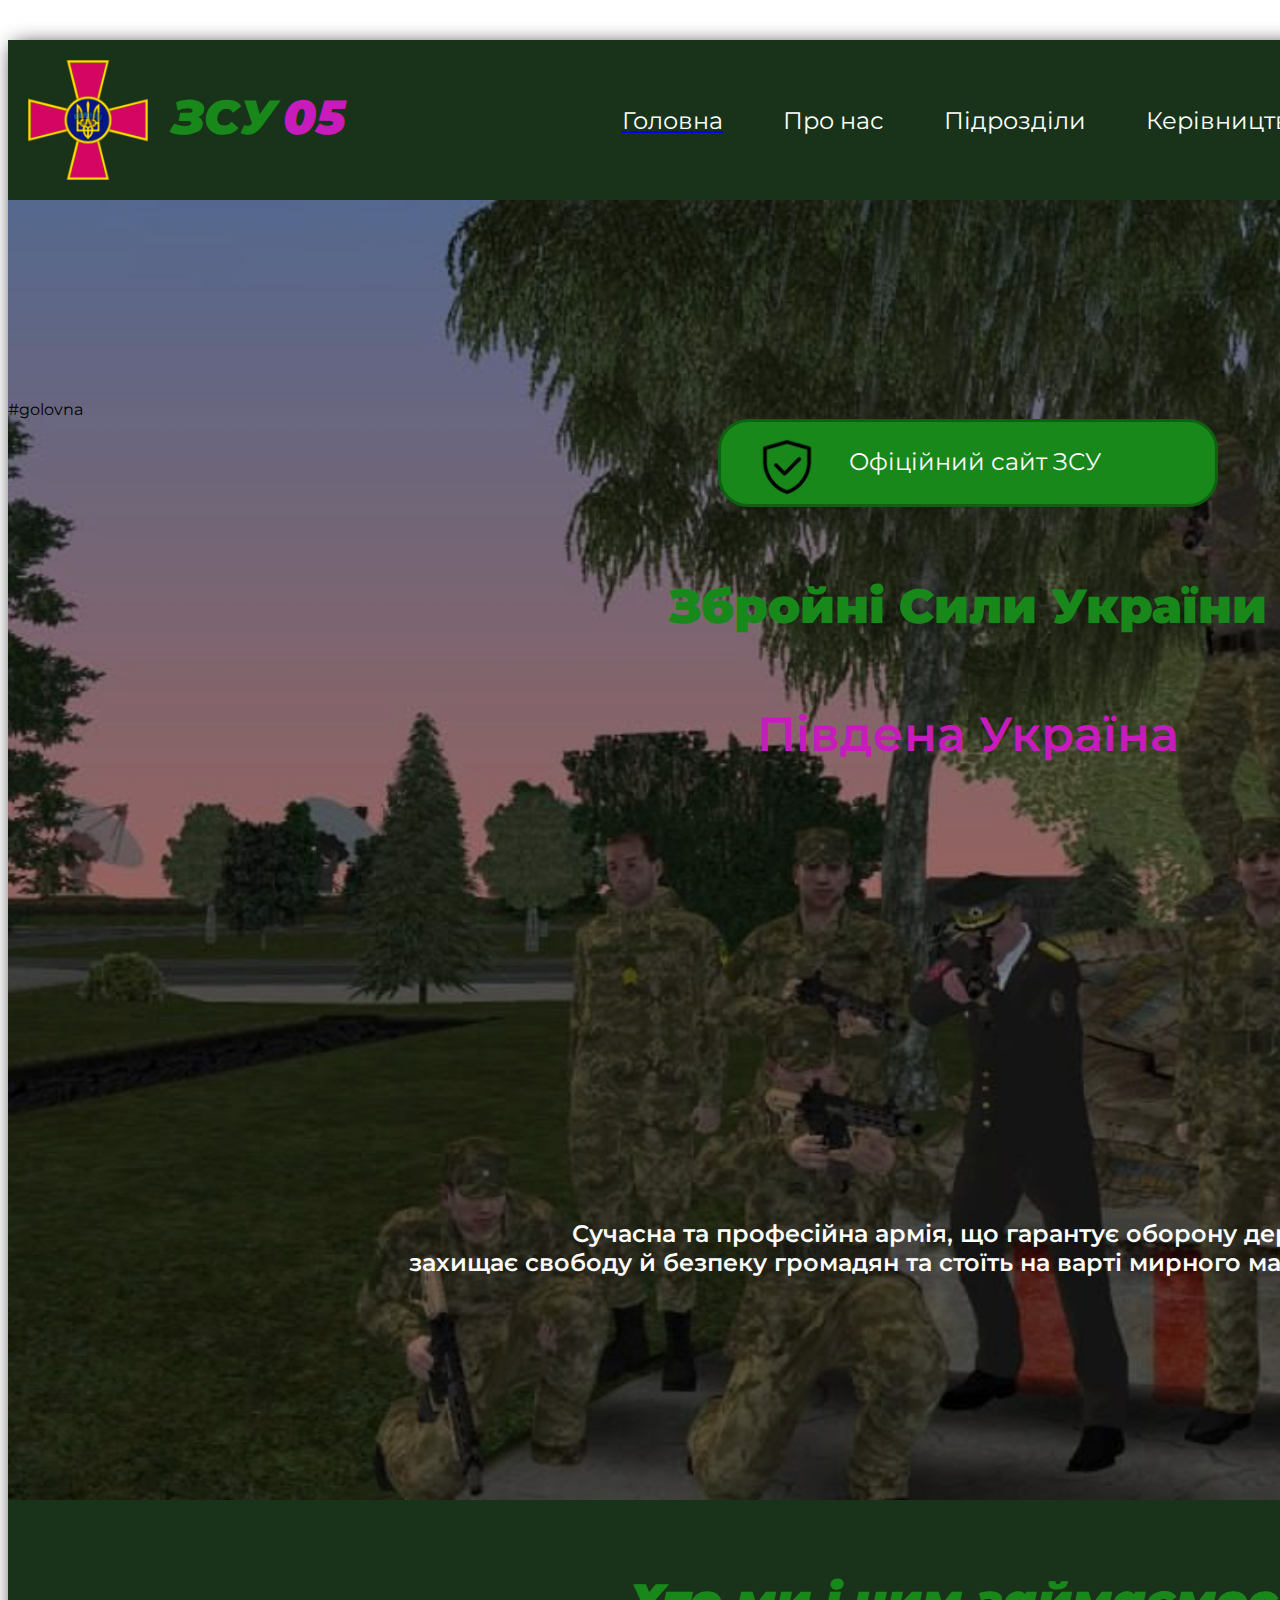
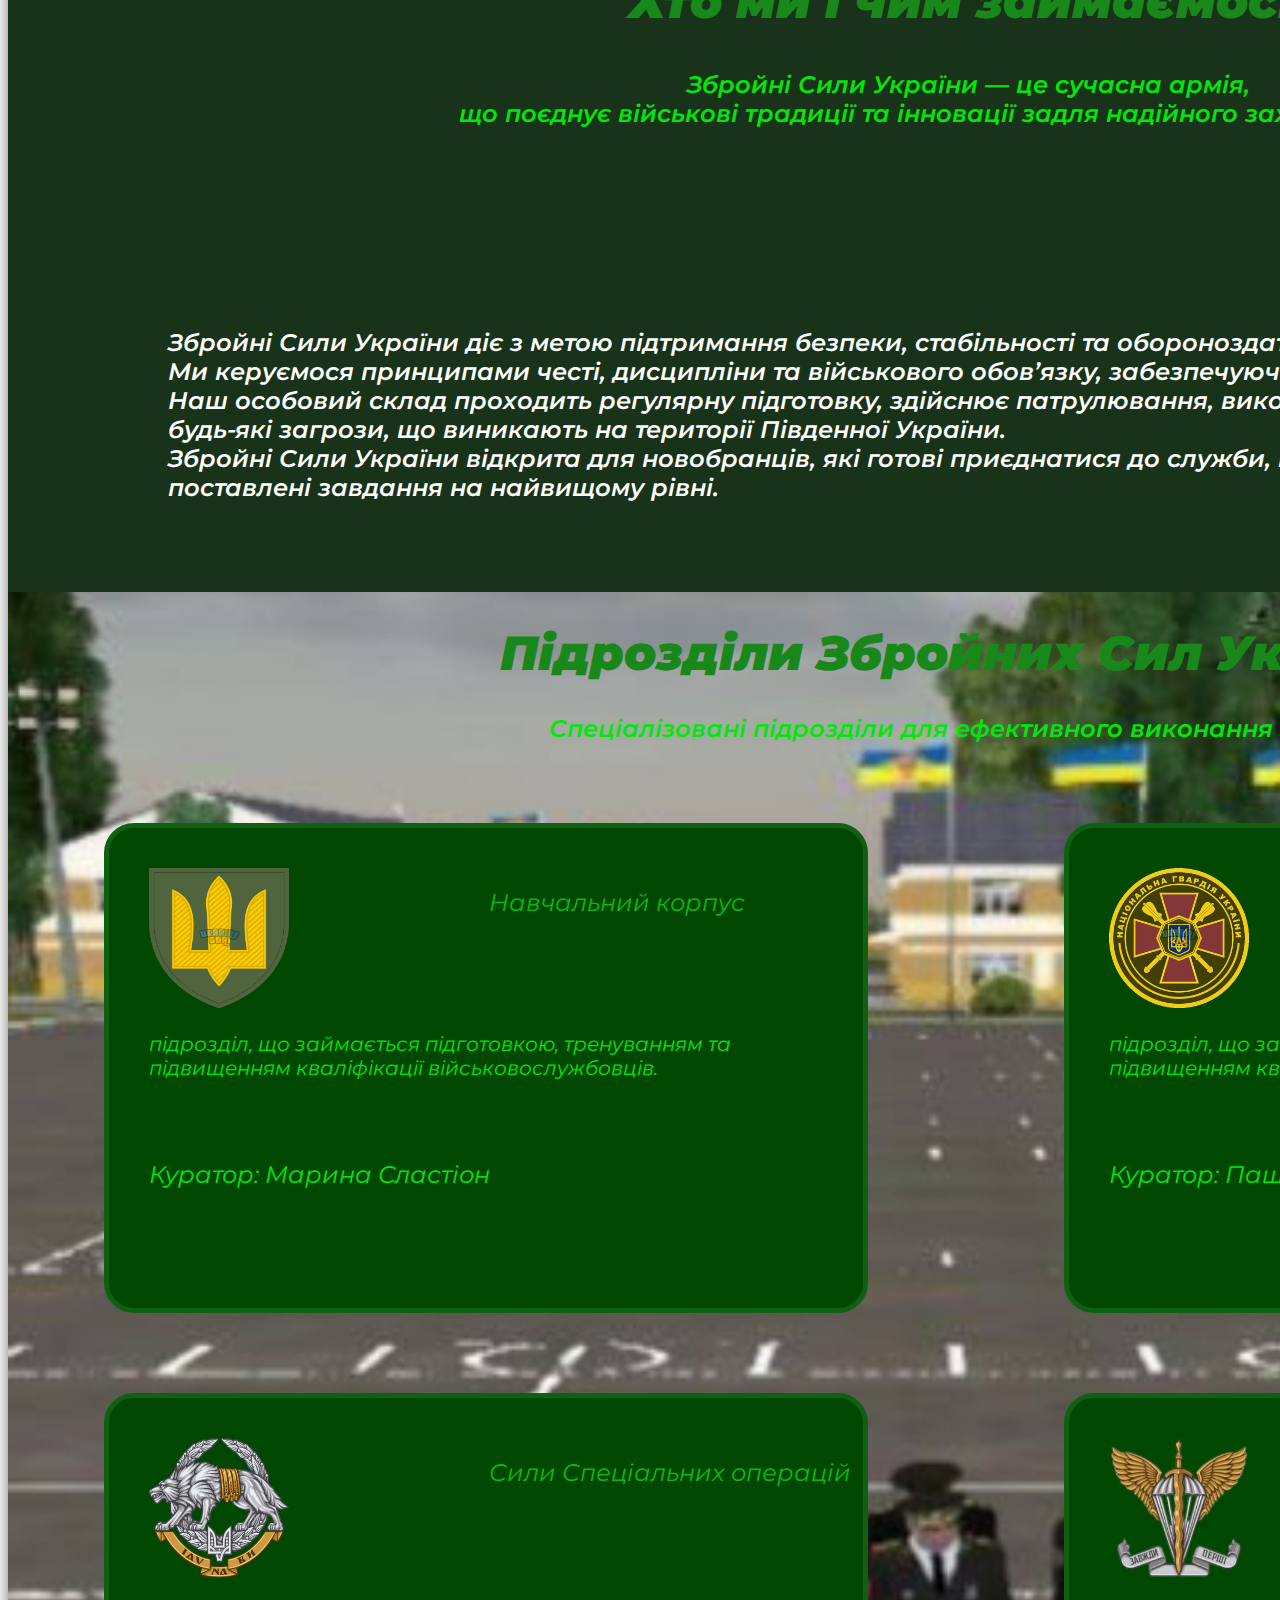
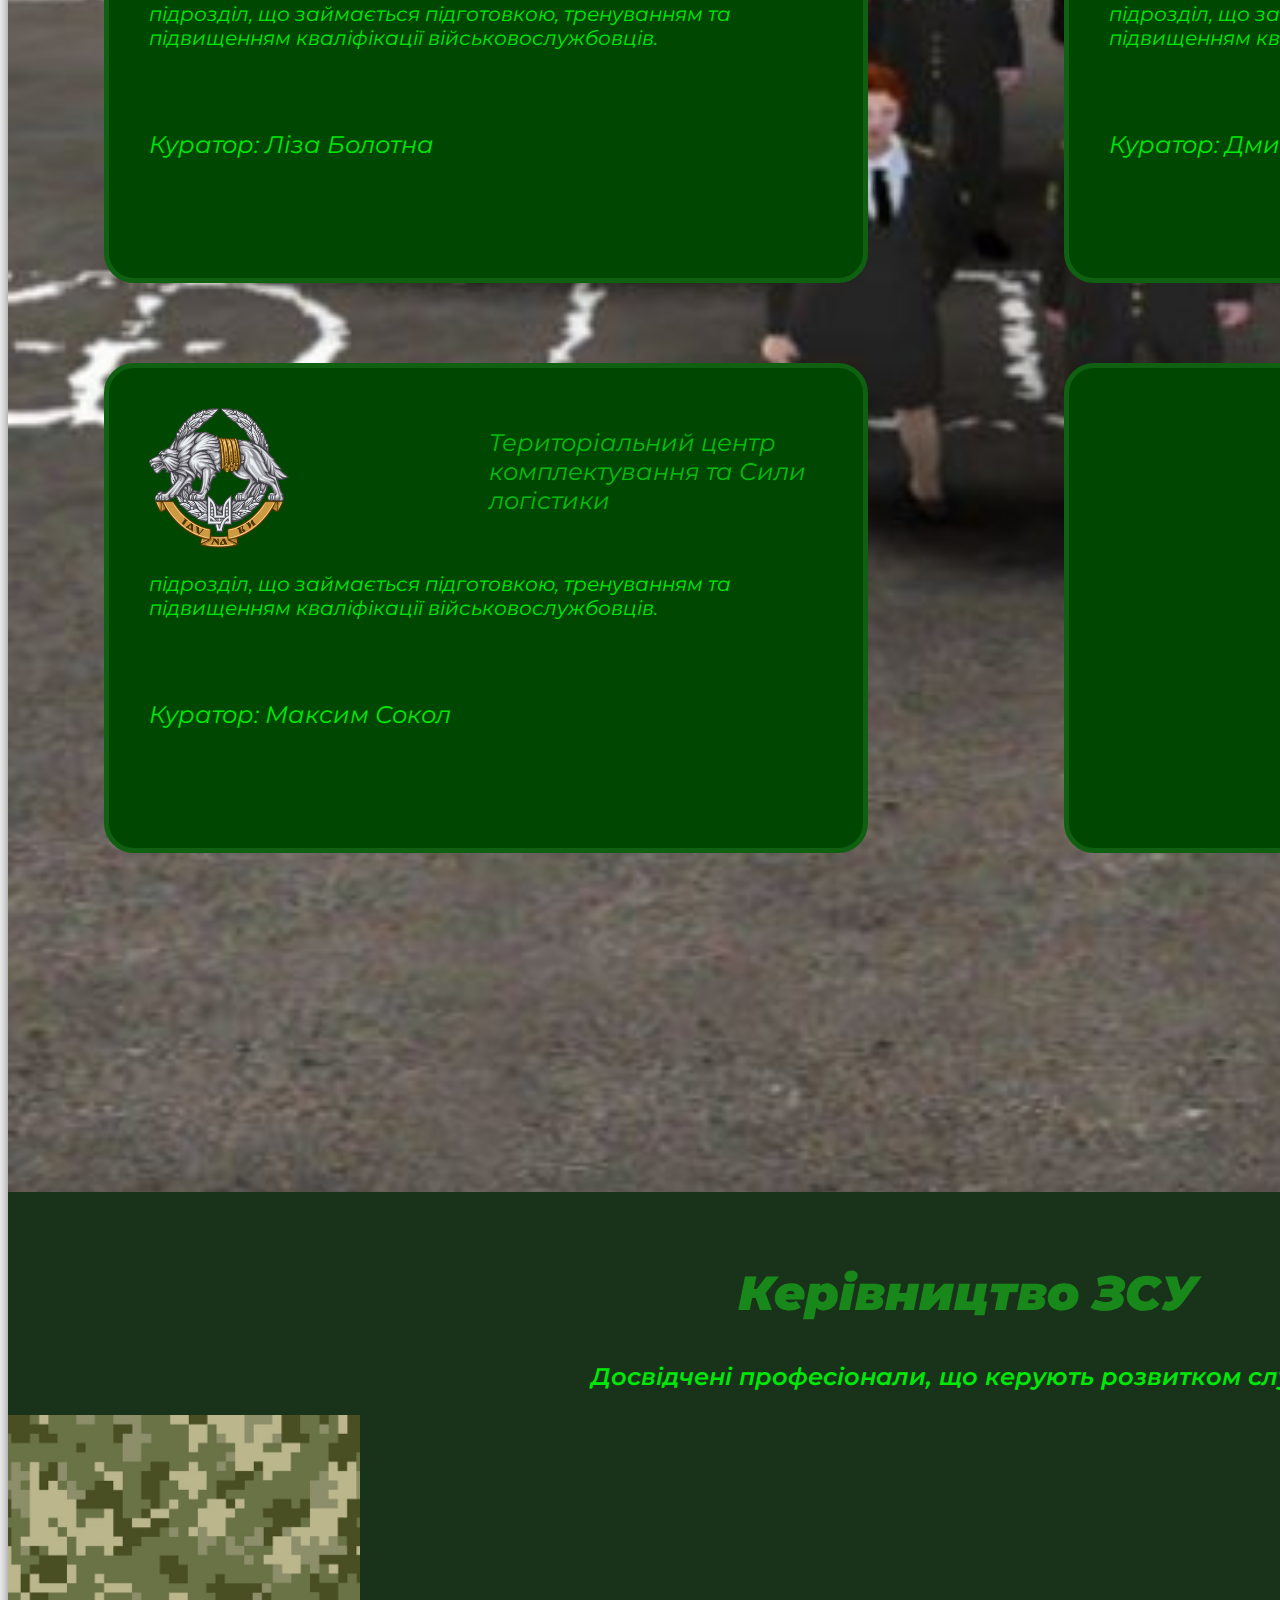
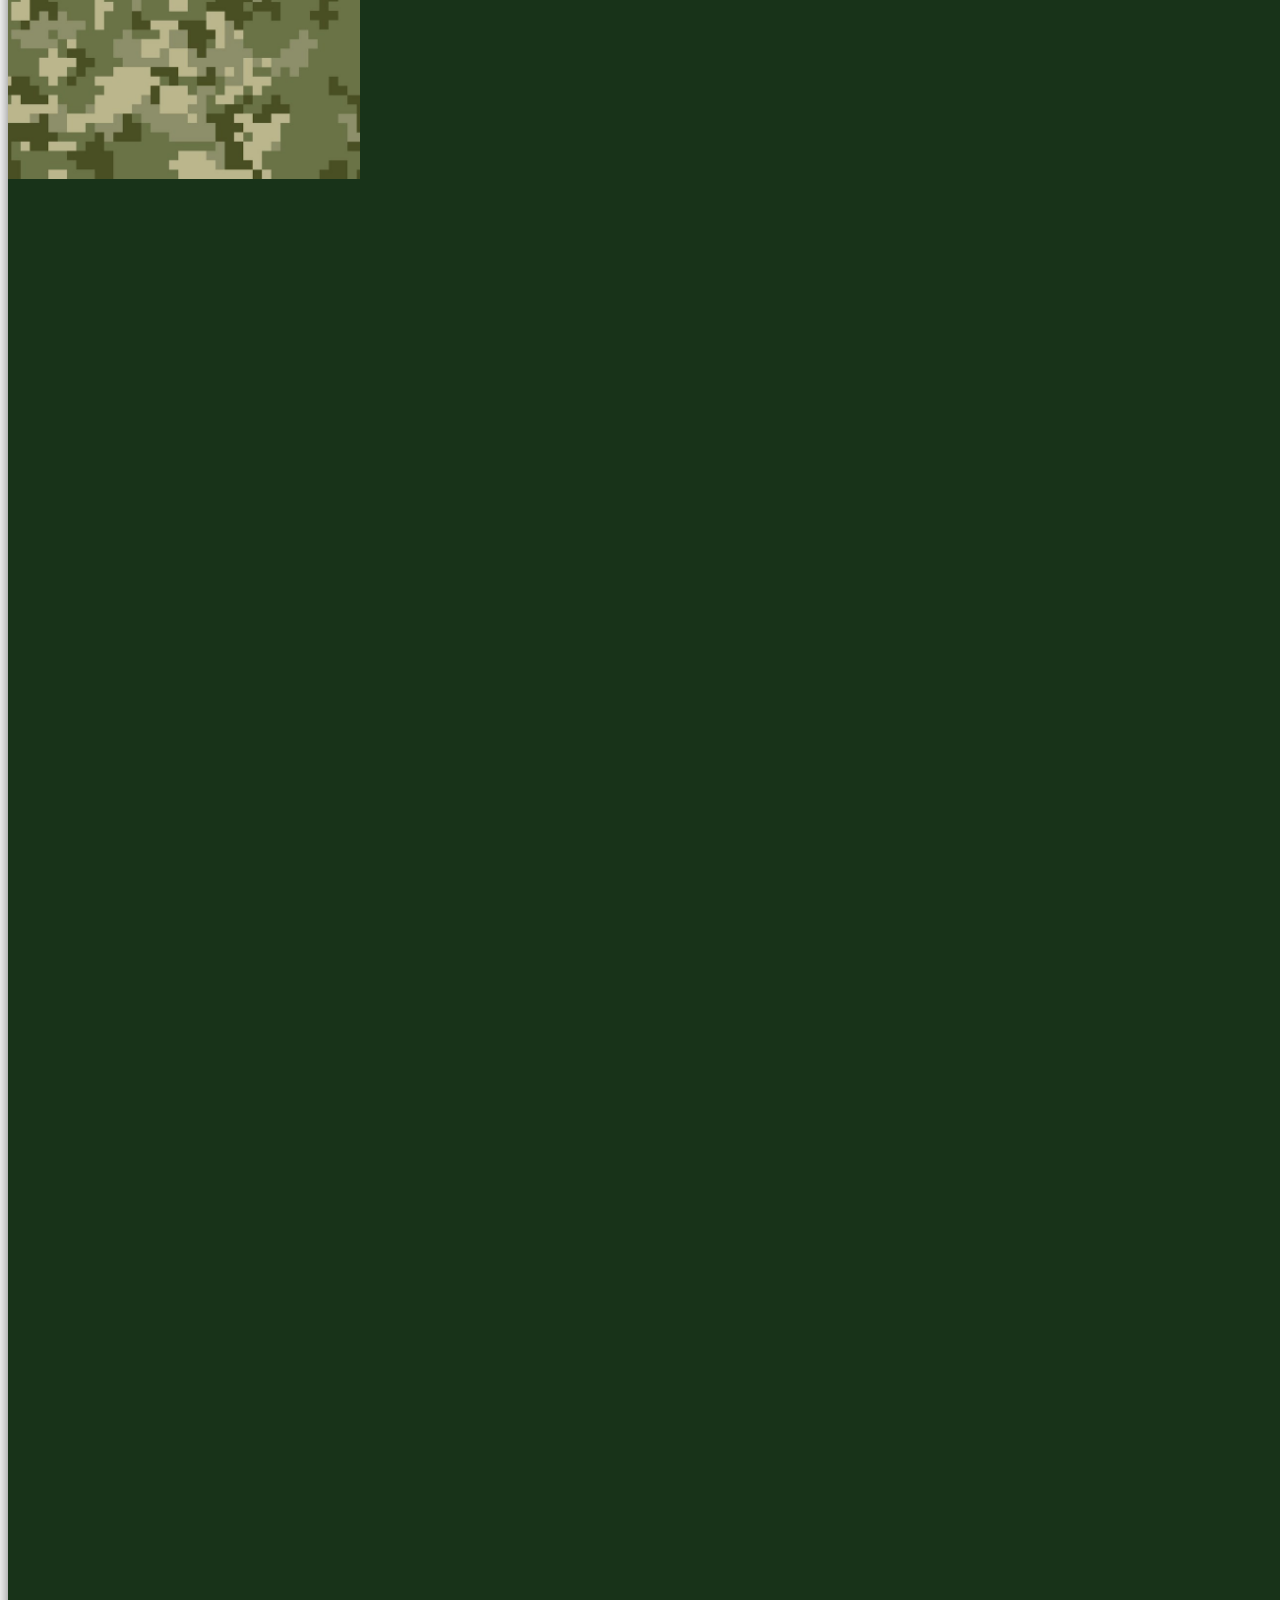
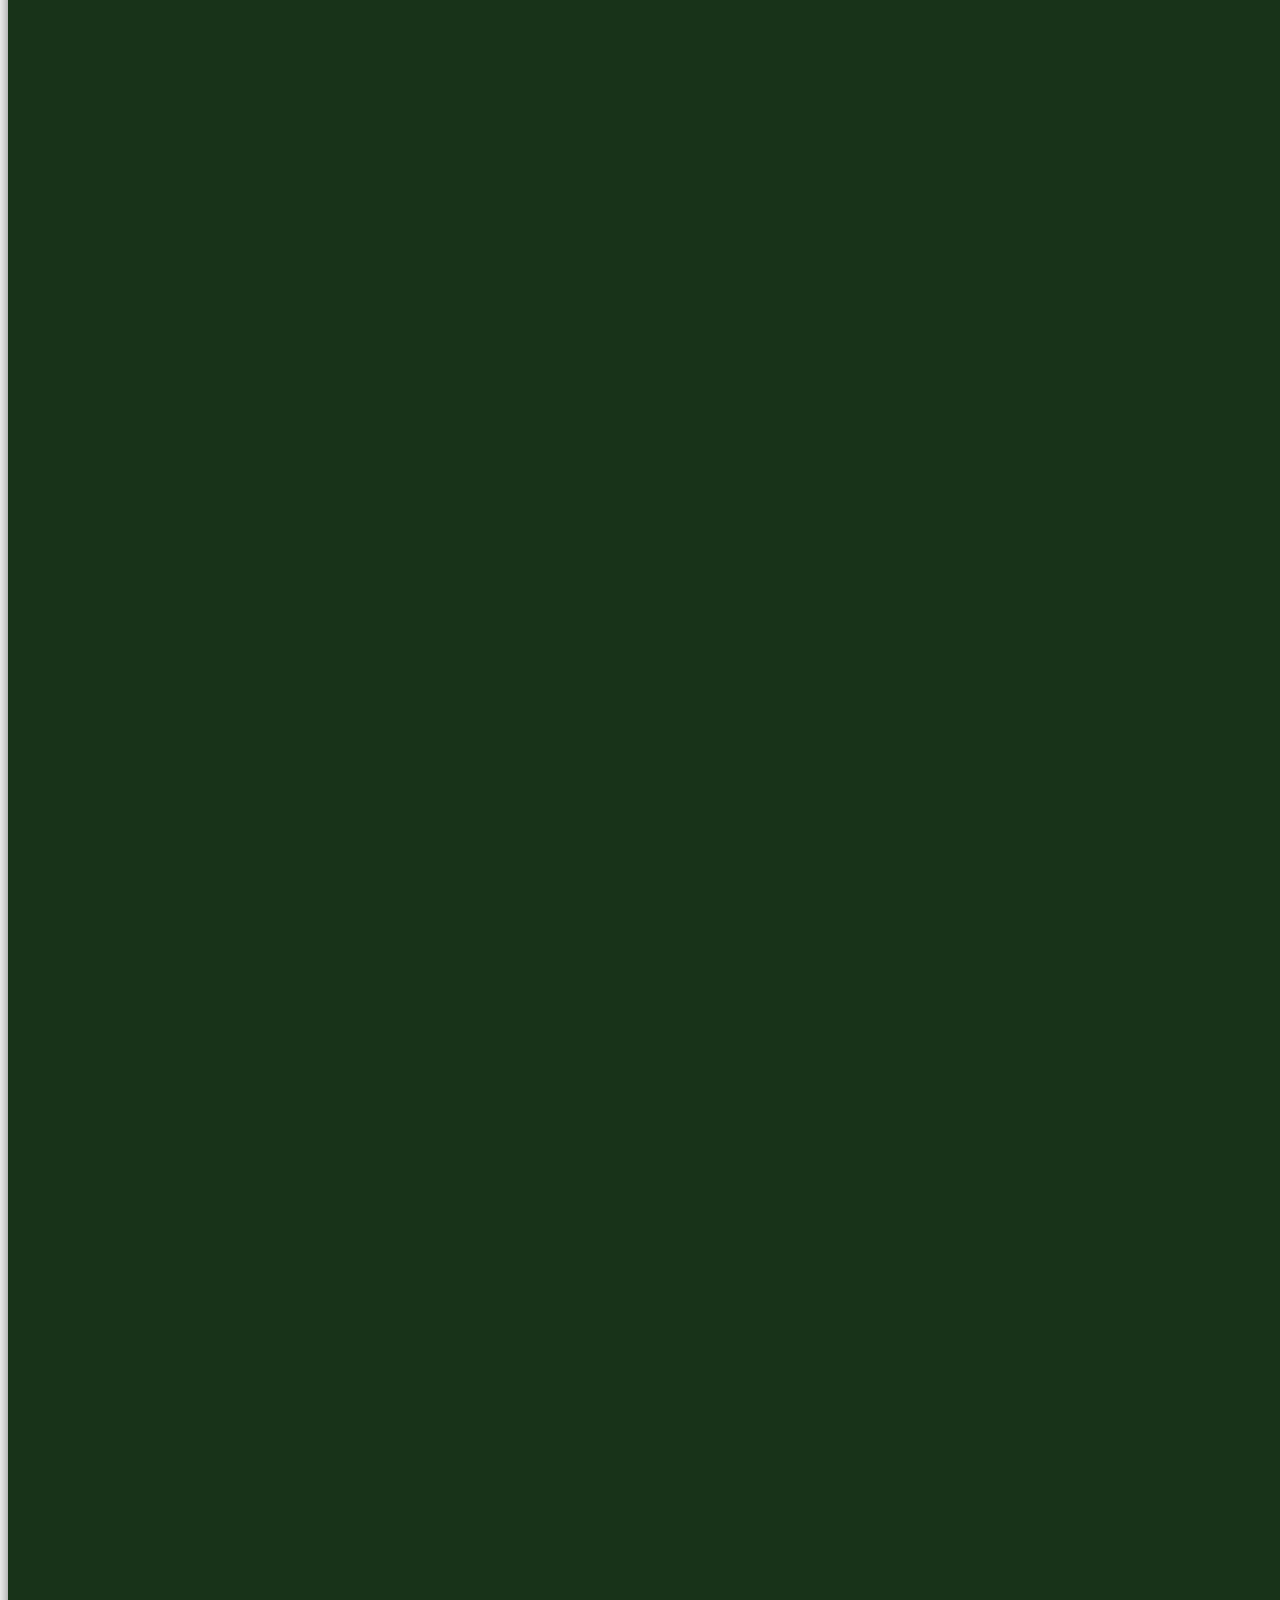
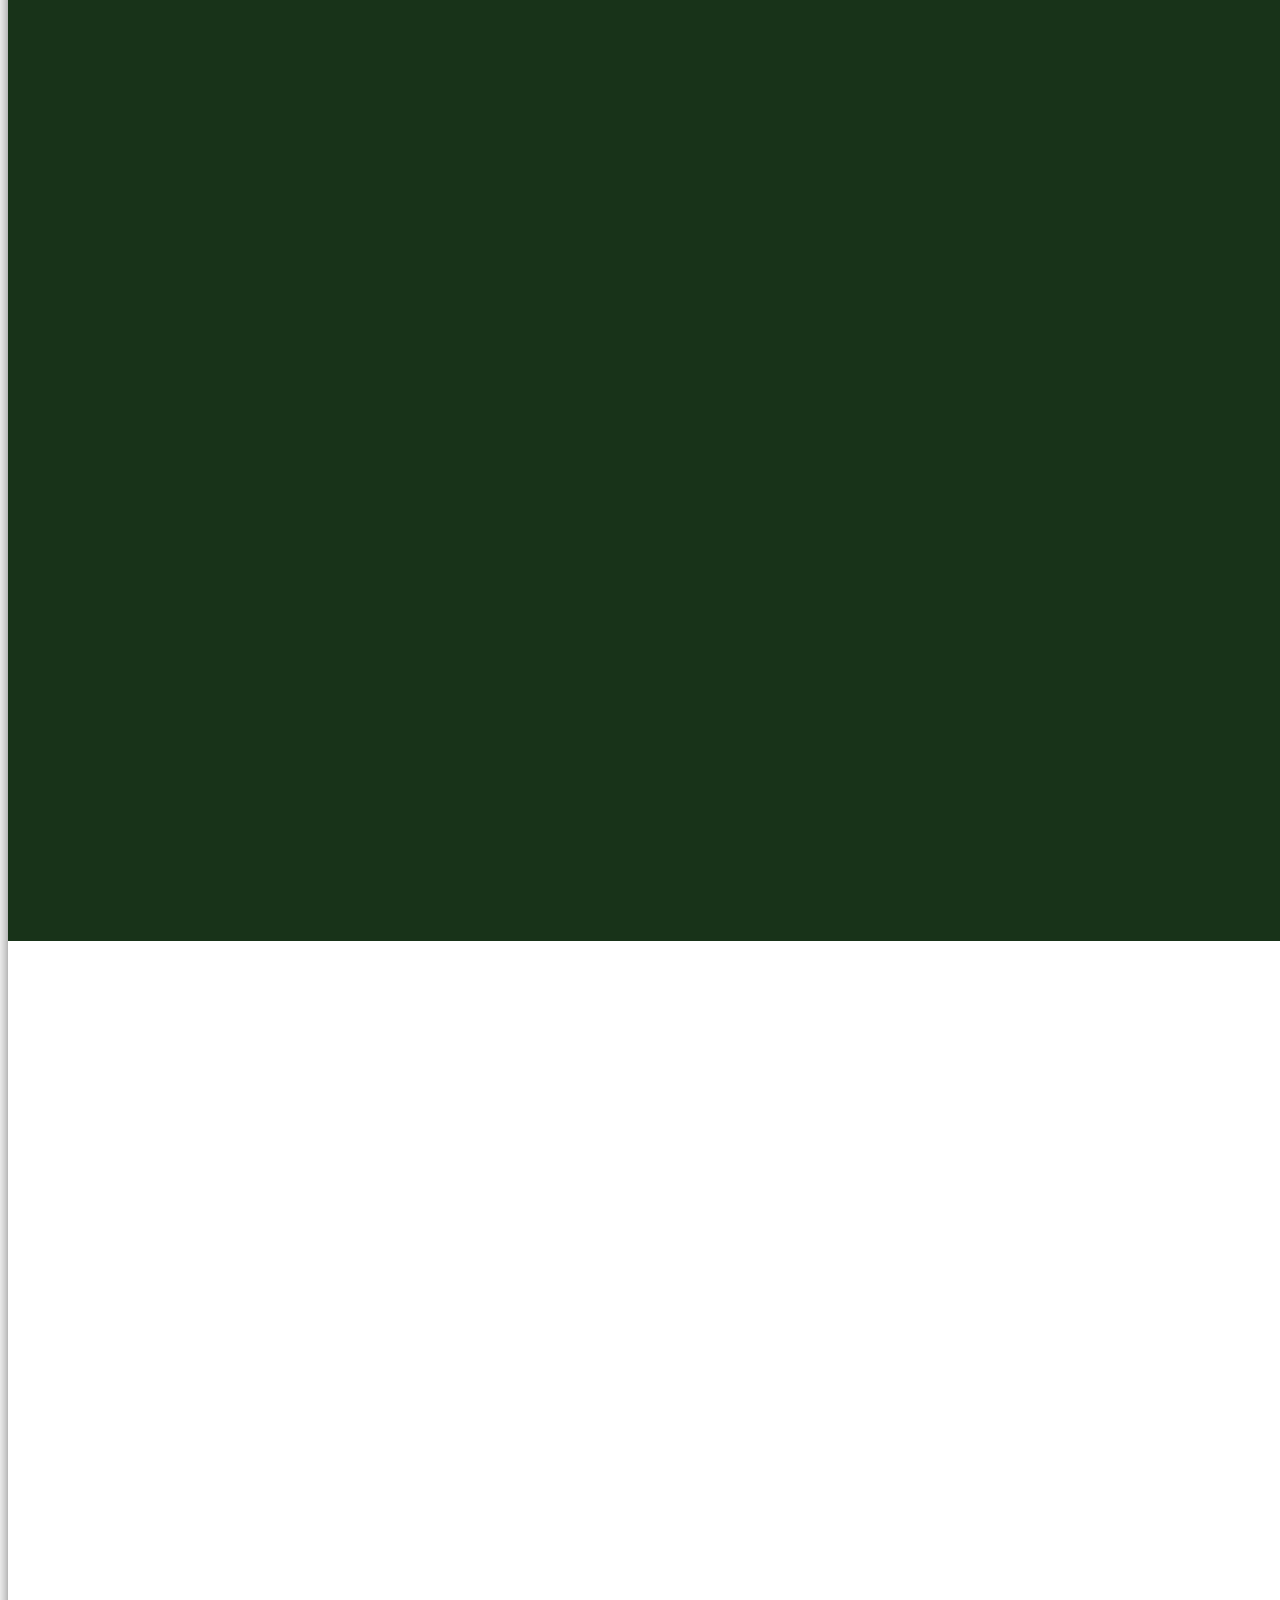
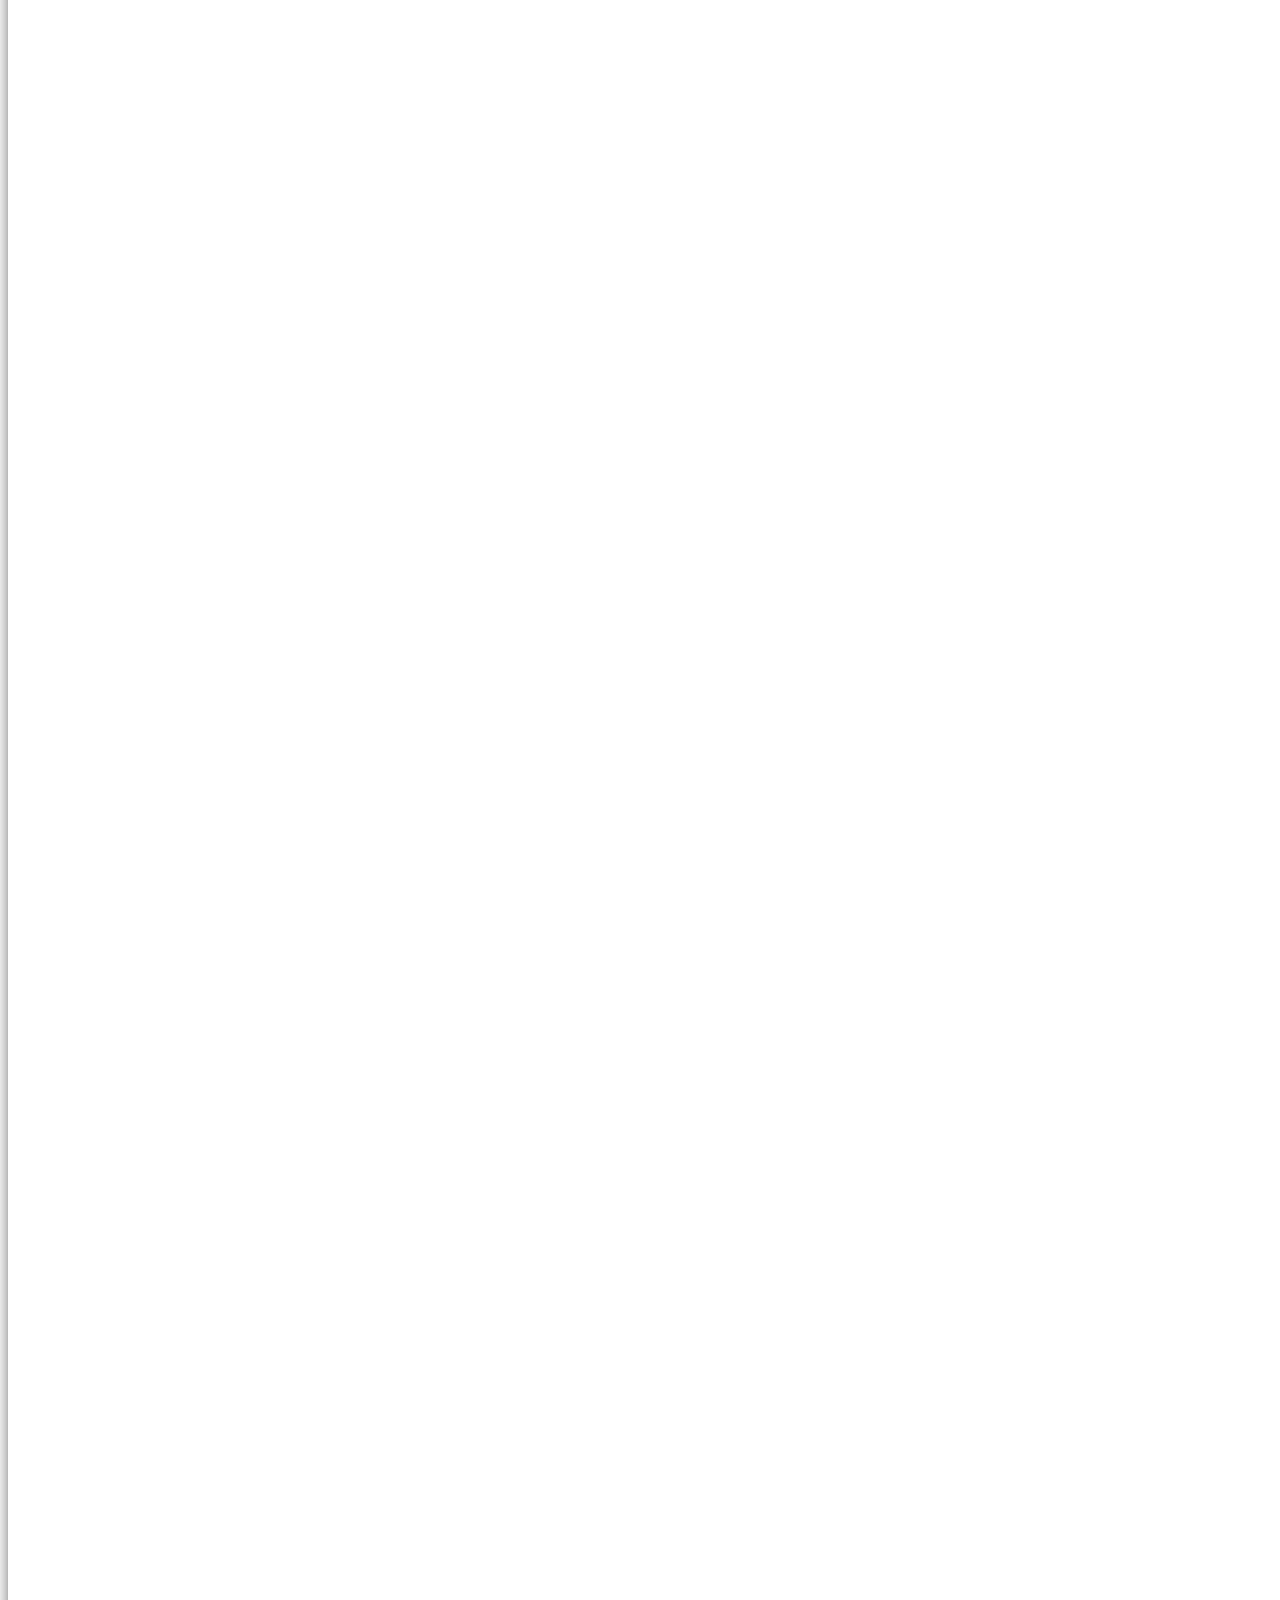
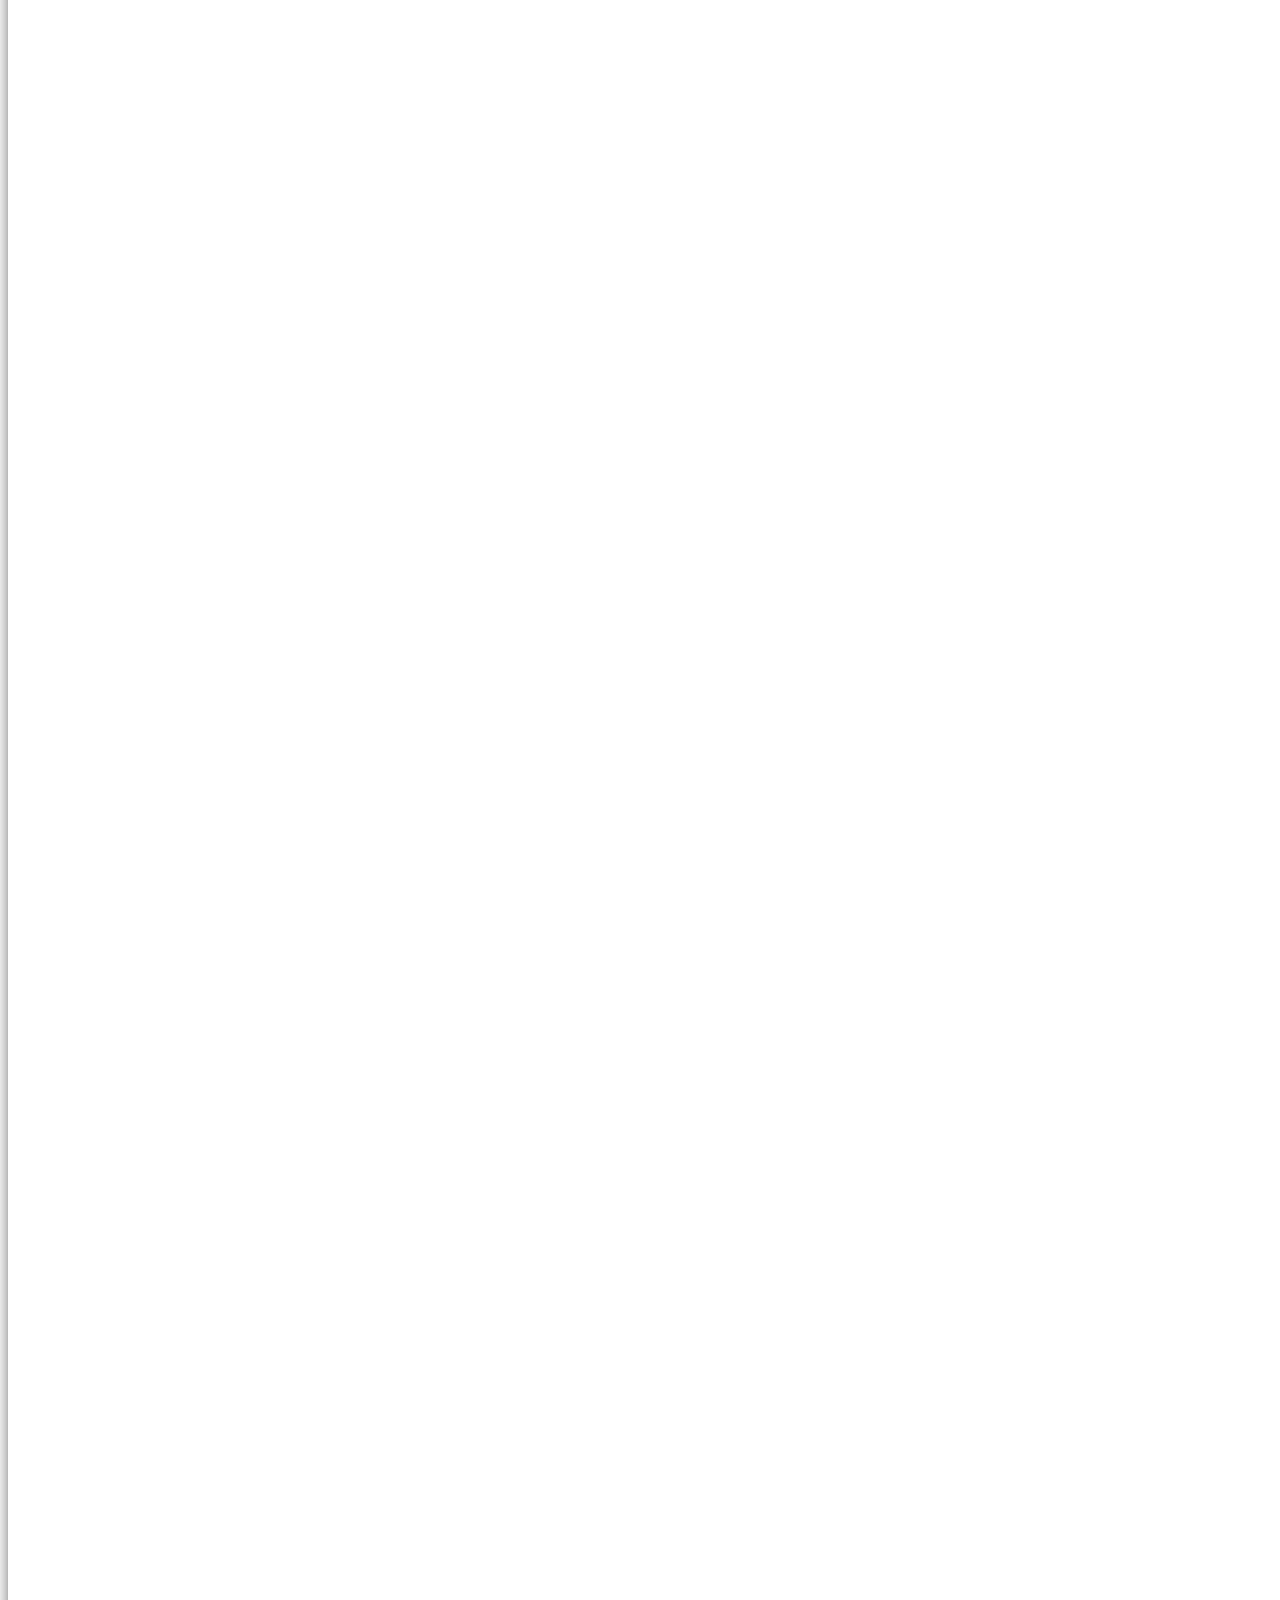
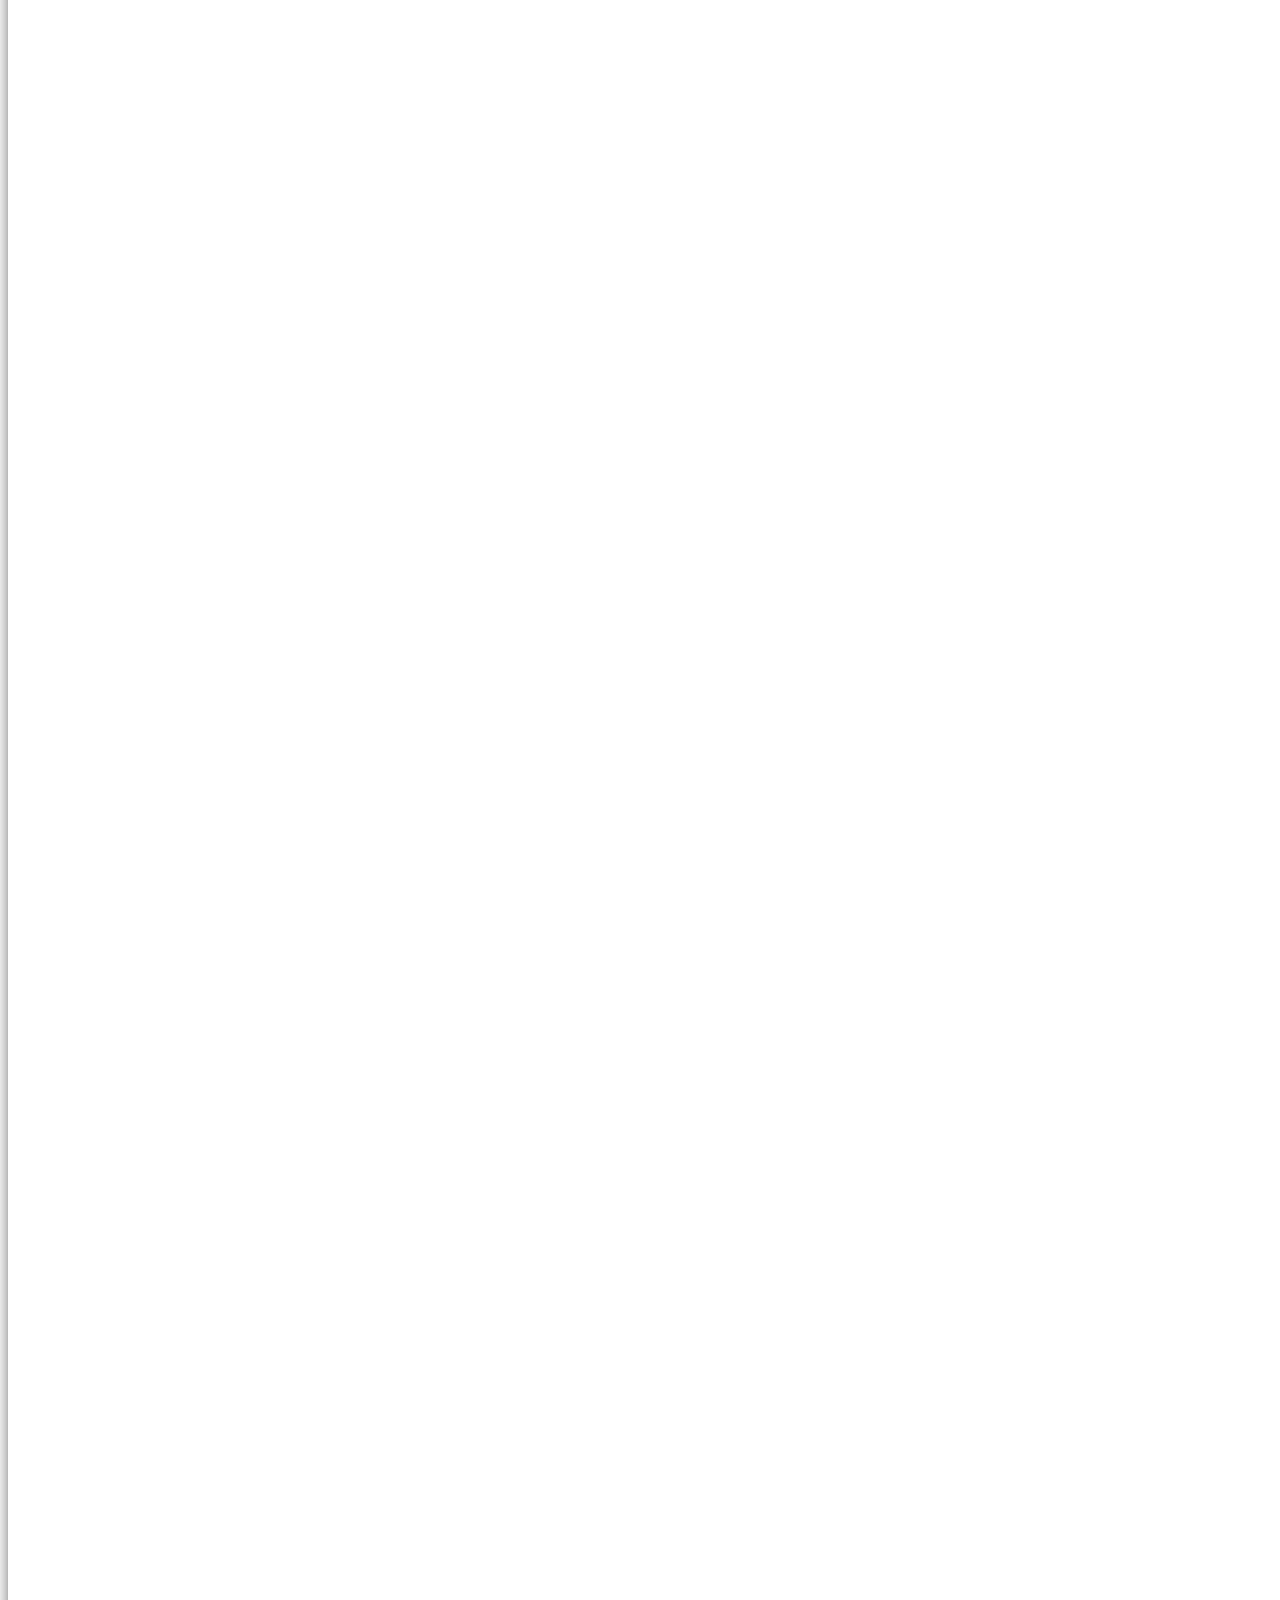
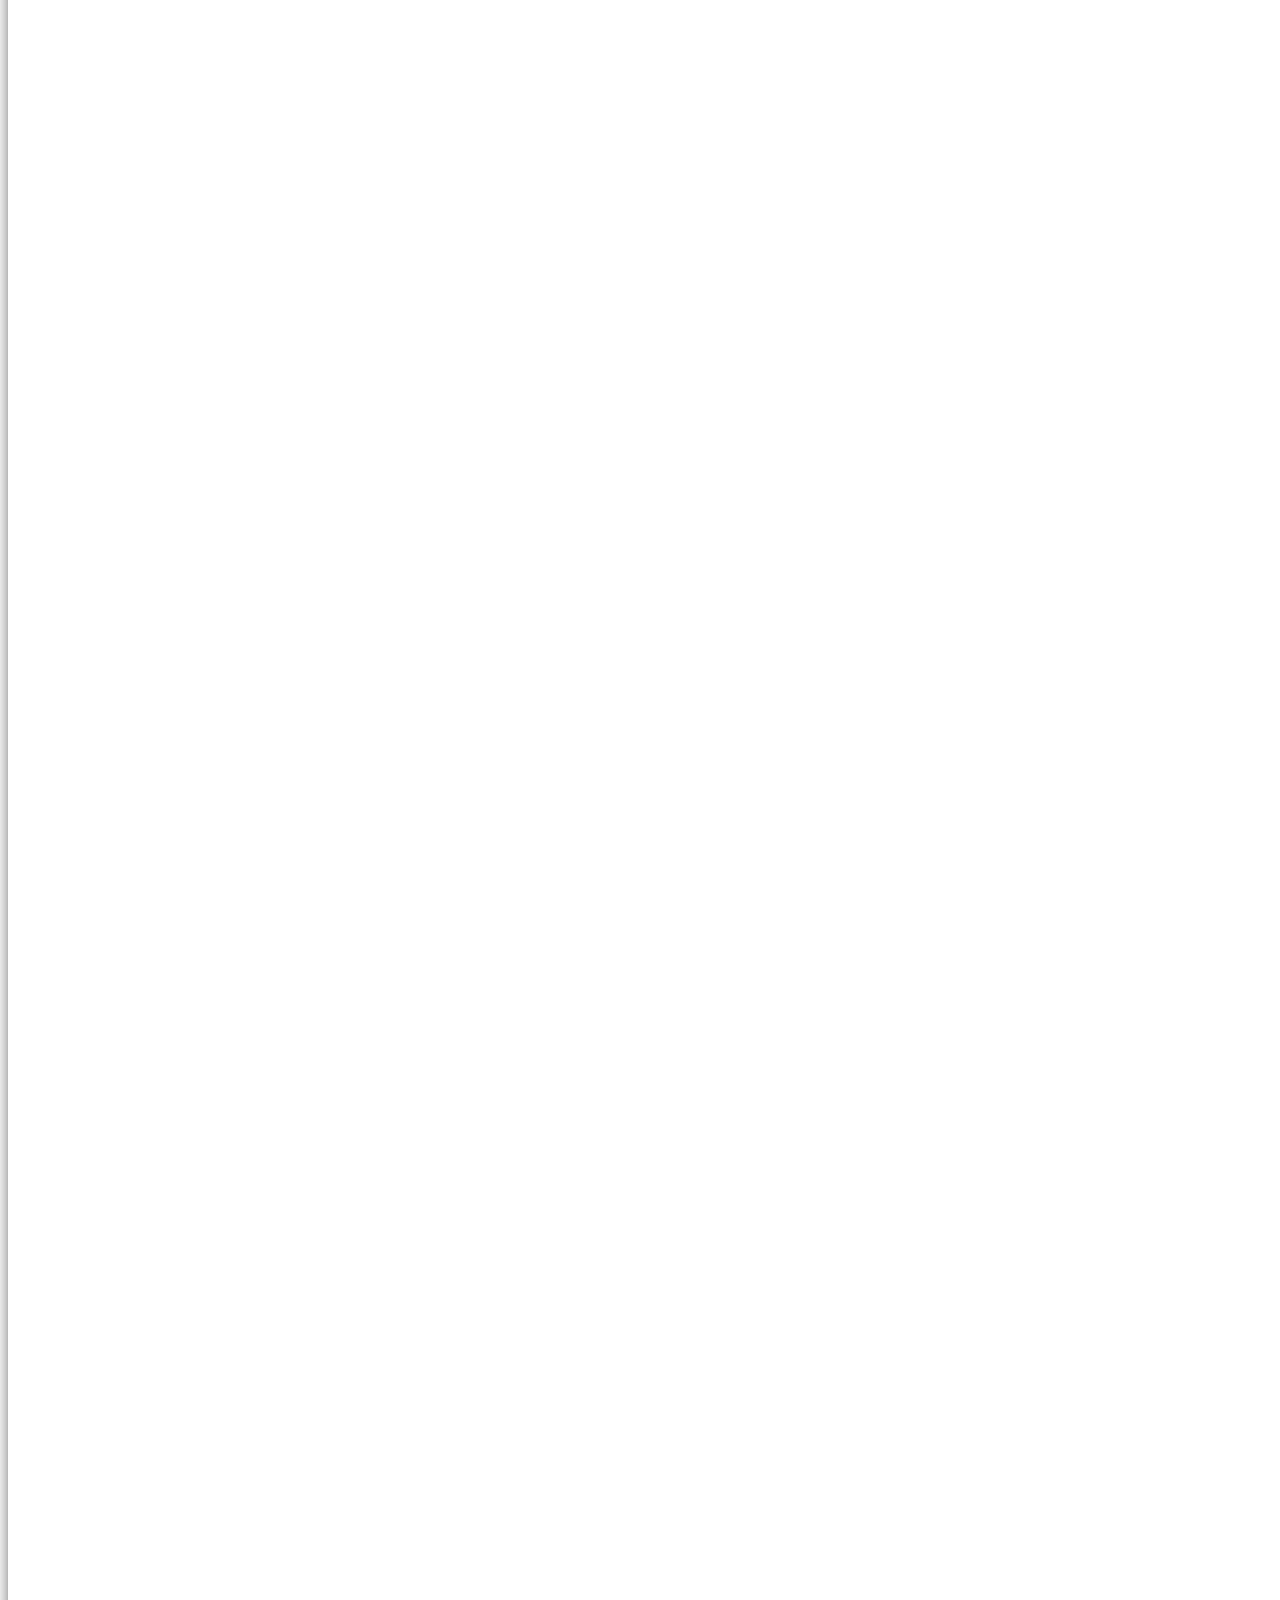
<file: index.html>
<!DOCTYPE html>
<html lang="en">
<head>
    <meta charset="UTF-8">
    <meta name="viewport" content="width=device-width, initial-scale=1.0">
    <title>ЗСУ 05</title>
    <link href="https://fonts.googleapis.com/css2?family=Montserrat:wght@700&display=swap" rel="stylesheet">    
    <link rel="stylesheet" href="css/style.css">
    

    <link rel="apple-touch-icon" sizes="180x180" href="fav/apple-touch-icon.png">
    <link rel="icon" type="image/png" sizes="32x32" href="fav/favicon-32x32.png">
    <link rel="icon" type="image/png" sizes="16x16" href="fav/favicon-16x16.png">
    <link rel="manifest" href="fav/site.webmanifest">
    <meta name="msapplication-TileColor" content="#da532c">
    <meta name="theme-color" content="#ffffff">
</head>
<body>
    
    <div class="main-container">

        <div class="header">
            <img src="img/zsy.png" class="header-img">

            <p class="header-text-zsy">ЗСУ</p>
            <p class="header-text-zsy-05">05</p>

            <ul class="header-ul">
                <a href="#golovna"><li class="header-text-ul">Головна</li></a>
                <li class="header-text-ul">Про нас</li>
                <li class="header-text-ul">Підрозділи</li>
                <li class="header-text-ul">Керівництво</li>
                <li class="header-text-ul">Вимоги</li>
                <li class="header-text-ul">Звання</li>
                <li class="header-text-ul">Галерея</li>
            </ul>

        </div>

        <div class="golovna">
    #golovna
            <button class="golovna-btn">
                <img src="img/2actor.png" class="golovna-btn-img">
                <p class="golovna-btn-text">Офіційний сайт ЗСУ</p>
            </button>

            <h1 class="golovna-text">Збройні Сили України</h1>

            <h2 class="golovna-text-mel">Південа Україна</h2>

            <p class="golovna-text-text">Сучасна та професійна армія, що гарантує оборону держави, </br>
захищає свободу й безпеку громадян та стоїть на варті мирного майбутнього України.</p>

        </div>



        <div class="for-us">

            <h1 class="for_us_h1">Хто ми і чим займаємось</h1>

            <p class="for-us-text">Збройні Сили України — це сучасна армія,<br>
що поєднує військові традиції та інновації задля надійного захисту держави.</p>

<p class="for-us-mel">Збройні Сили України діє з метою підтримання безпеки, стабільності та обороноздатності.<br>
Ми керуємося принципами честі, дисципліни та військового обов’язку, забезпечуючи порядок у зоні нашої відповідальності.<br>
Наш особовий склад проходить регулярну підготовку, здійснює патрулювання, виконує оперативні завдання та реагує на <br>
будь-які загрози, що виникають на території Південної України.<br>
Збройні Сили України відкрита для новобранців, які готові приєднатися до служби, вдосконалювати свої навички та виконувати <br>
поставлені завдання на найвищому рівні.</p>



        </div>



        <div class="pidrozdil">

            <h1 class="pidrozdil-h1">Підрозділи Збройних Сил України</h1>

            <p class="pidrozdil-text">Спеціалізовані підрозділи для ефективного виконання завдань</p>

            <div class="pidrozdil-glav">
                
                <div class="pidrozdil-card">
                    <div class="pidrozdil-card-img-text">
                        <img class="pidrozdil-card-img" src="img/nk.png">
                        <p class="pidrozdil-card-text">Навчальний корпус</p>

                    </div>

                    <p class="pidrozdil-card-text-two">підрозділ, що займається підготовкою, тренуванням та <br>
підвищенням кваліфікації військовослужбовців.</p>

                        <p class="pidrozdil-card-kyr">Куратор: Марина Сластіон</p>
                </div>



                                <div class="pidrozdil-card">
                    <div class="pidrozdil-card-img-text">
                        <img class="pidrozdil-card-img" src="img/ngy.png">
                        <p class="pidrozdil-card-text">Національна Гвардія України</p>

                    </div>

                    <p class="pidrozdil-card-text-two">підрозділ, що займається підготовкою, тренуванням та <br>
підвищенням кваліфікації військовослужбовців.</p>

                        <p class="pidrozdil-card-kyr">Куратор: Паша Цвентух</p>
                </div>
            </div>


            <div class="pidrozdil-glav">
                
                <div class="pidrozdil-card">
                    <div class="pidrozdil-card-img-text">
                        <img class="pidrozdil-card-img" src="img/sso.png">
                        <p class="pidrozdil-card-text">Сили Спеціальних операцій</p>

                    </div>

                    <p class="pidrozdil-card-text-two">підрозділ, що займається підготовкою, тренуванням та<br> 
підвищенням кваліфікації військовослужбовців.</p>

                        <p class="pidrozdil-card-kyr">Куратор: Ліза Болотна</p>
                </div>



                                <div class="pidrozdil-card">
                    <div class="pidrozdil-card-img-text">
                        <img class="pidrozdil-card-img" src="img/dshv.png">
                        <p class="pidrozdil-card-text">Десантно-штурмові війська</p>

                    </div>

                    <p class="pidrozdil-card-text-two">підрозділ, що займається підготовкою, тренуванням та <br>
підвищенням кваліфікації військовослужбовців.</p>

                        <p class="pidrozdil-card-kyr">Куратор: Дмитро Заруба</p>
                </div>
            </div>

            <div class="pidrozdil-glav">
                
                <div class="pidrozdil-card">
                    <div class="pidrozdil-card-img-text">
                        <img class="pidrozdil-card-img" src="img/sso.png">
                        <p class="pidrozdil-card-text">Територіальний центр комплектування та Сили логістики</p>

                    </div>

                    <p class="pidrozdil-card-text-two">підрозділ, що займається підготовкою, тренуванням та <br>
підвищенням кваліфікації військовослужбовців.</p>

                        <p class="pidrozdil-card-kyr">Куратор: Максим Сокол</p>
                </div>



                                <div class="pidrozdil-card">
                    <div class="pidrozdil-card-img-text">
                         
                        <p class="pidrozdil-card-text"></p>

                    </div>

                    <p class="pidrozdil-card-text-two"></p>

                        <p class="pidrozdil-card-kyr"></p>
                </div>
            </div>



        </div>



        <div class="Kerivnitstvo">

            <h1 class="for_us_h1">Керівництво ЗСУ</h1>

            <p class="for-us-text">Досвідчені професіонали, що керують розвитком служби</p>

            <div class="Kerivnitstvo-card-glav">
                <div class="Kerivnitstvo-card">
                    <img>
                    <p class="Kerivnitstvo-h1"></p>
                    <p class="Kerivnitstvo-p"></p>
                </div>
            </div>


        </div>



        <div class="vumoga">

        </div>



        <div class="zvanna">

        </div>



        <div class="galerea">

        </div>


        

    </div>




</body>

</html>
</file>
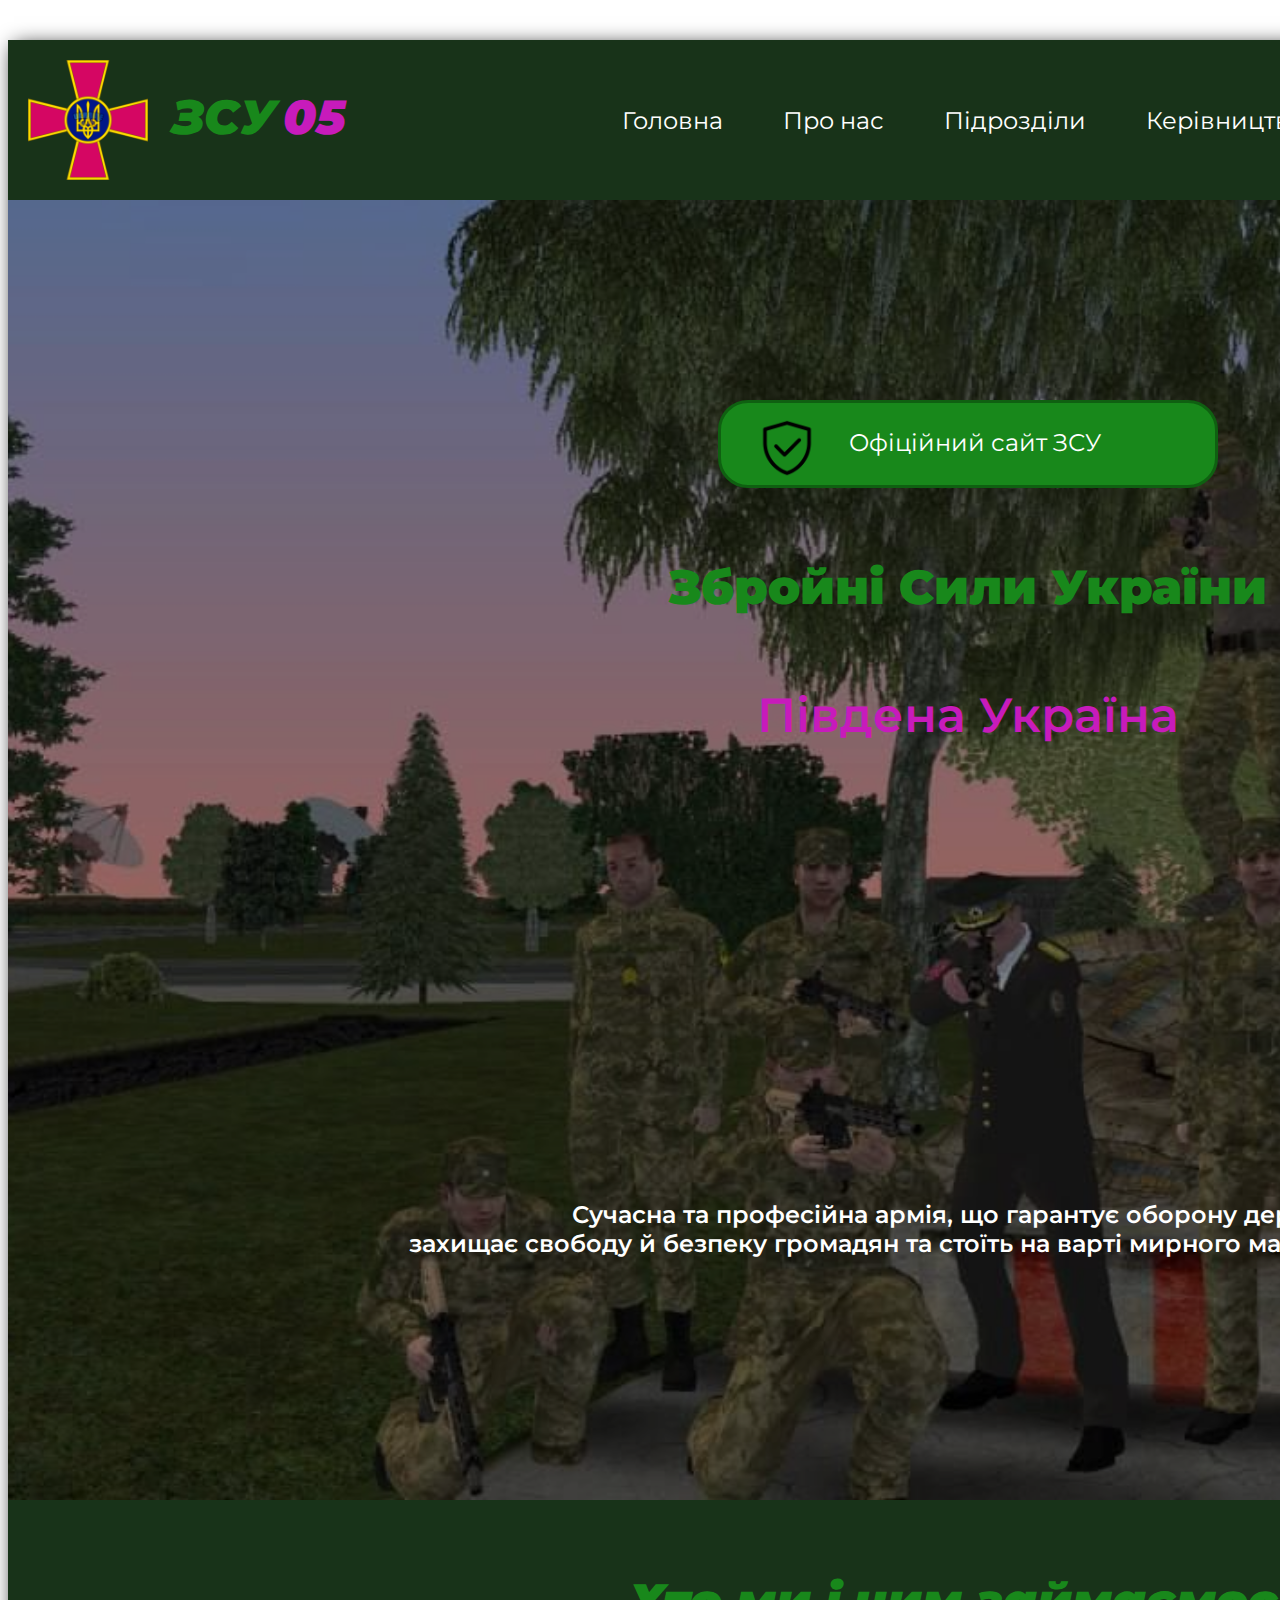
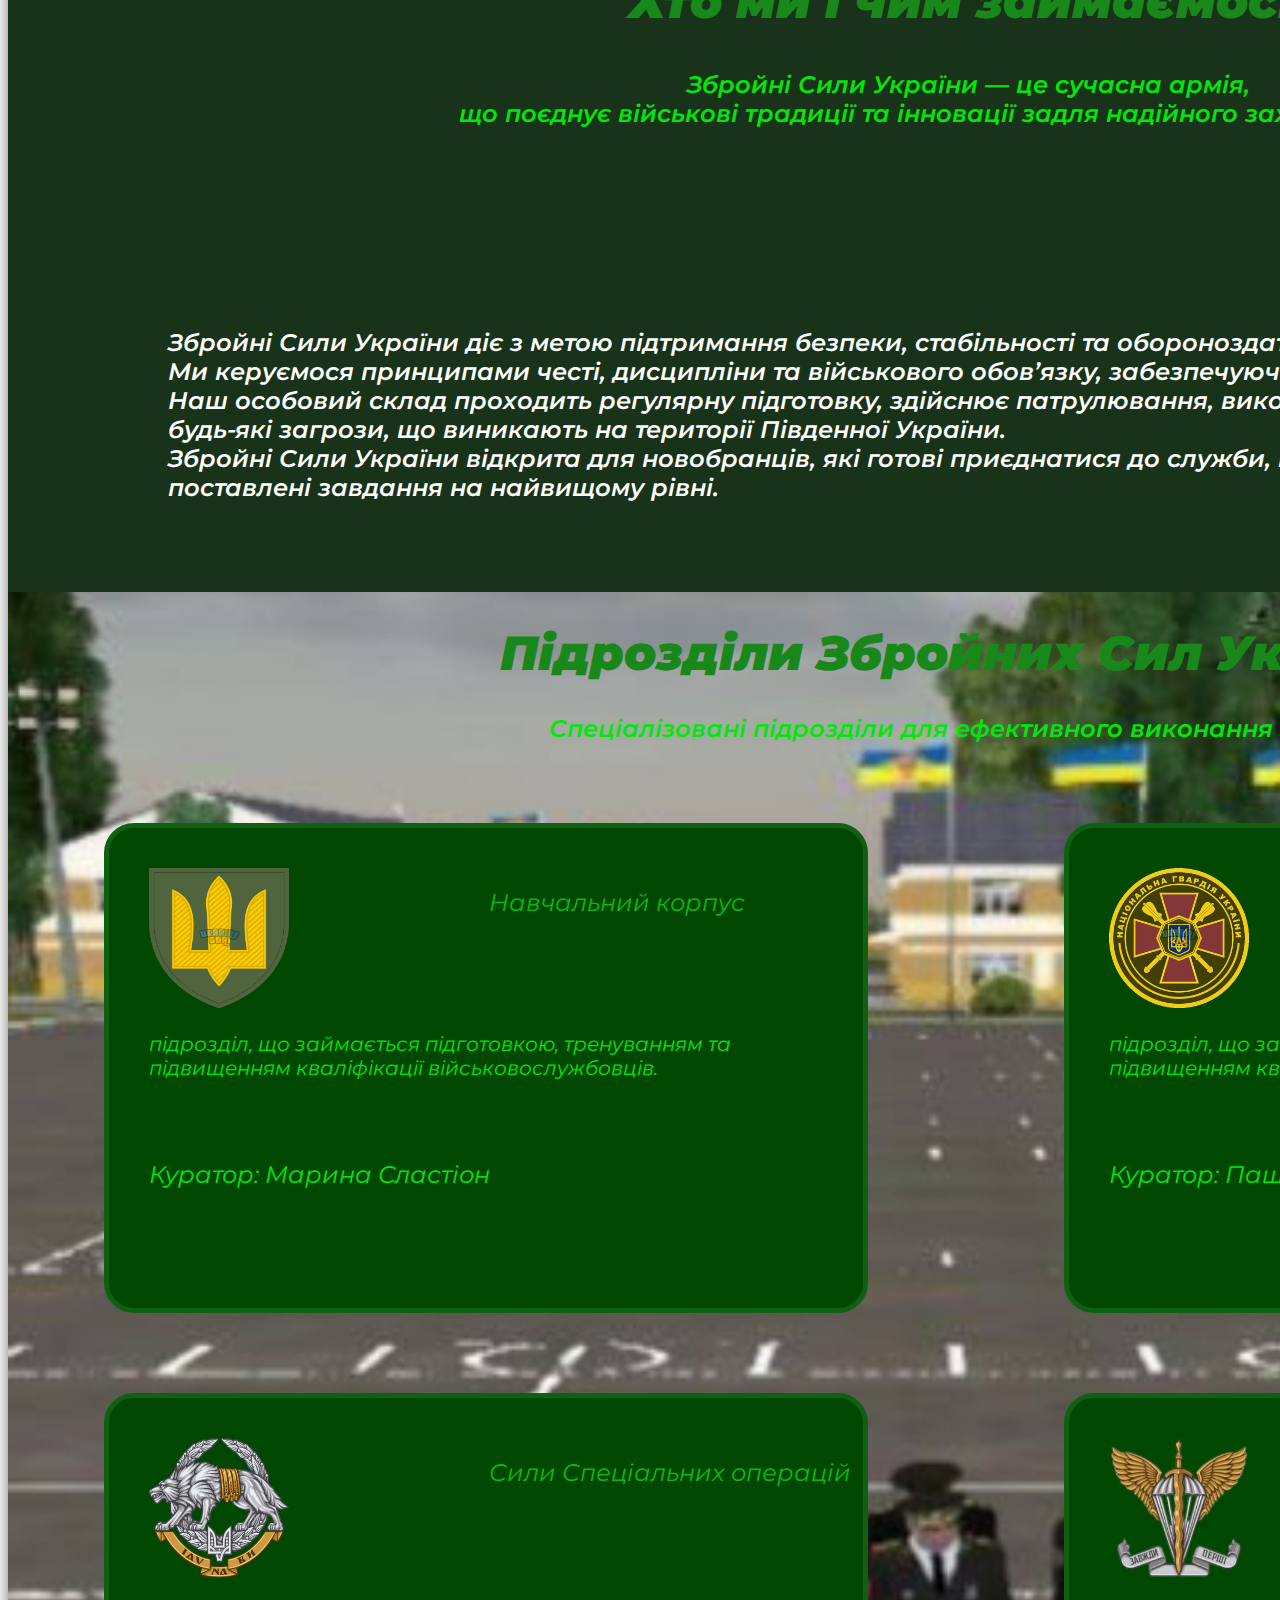
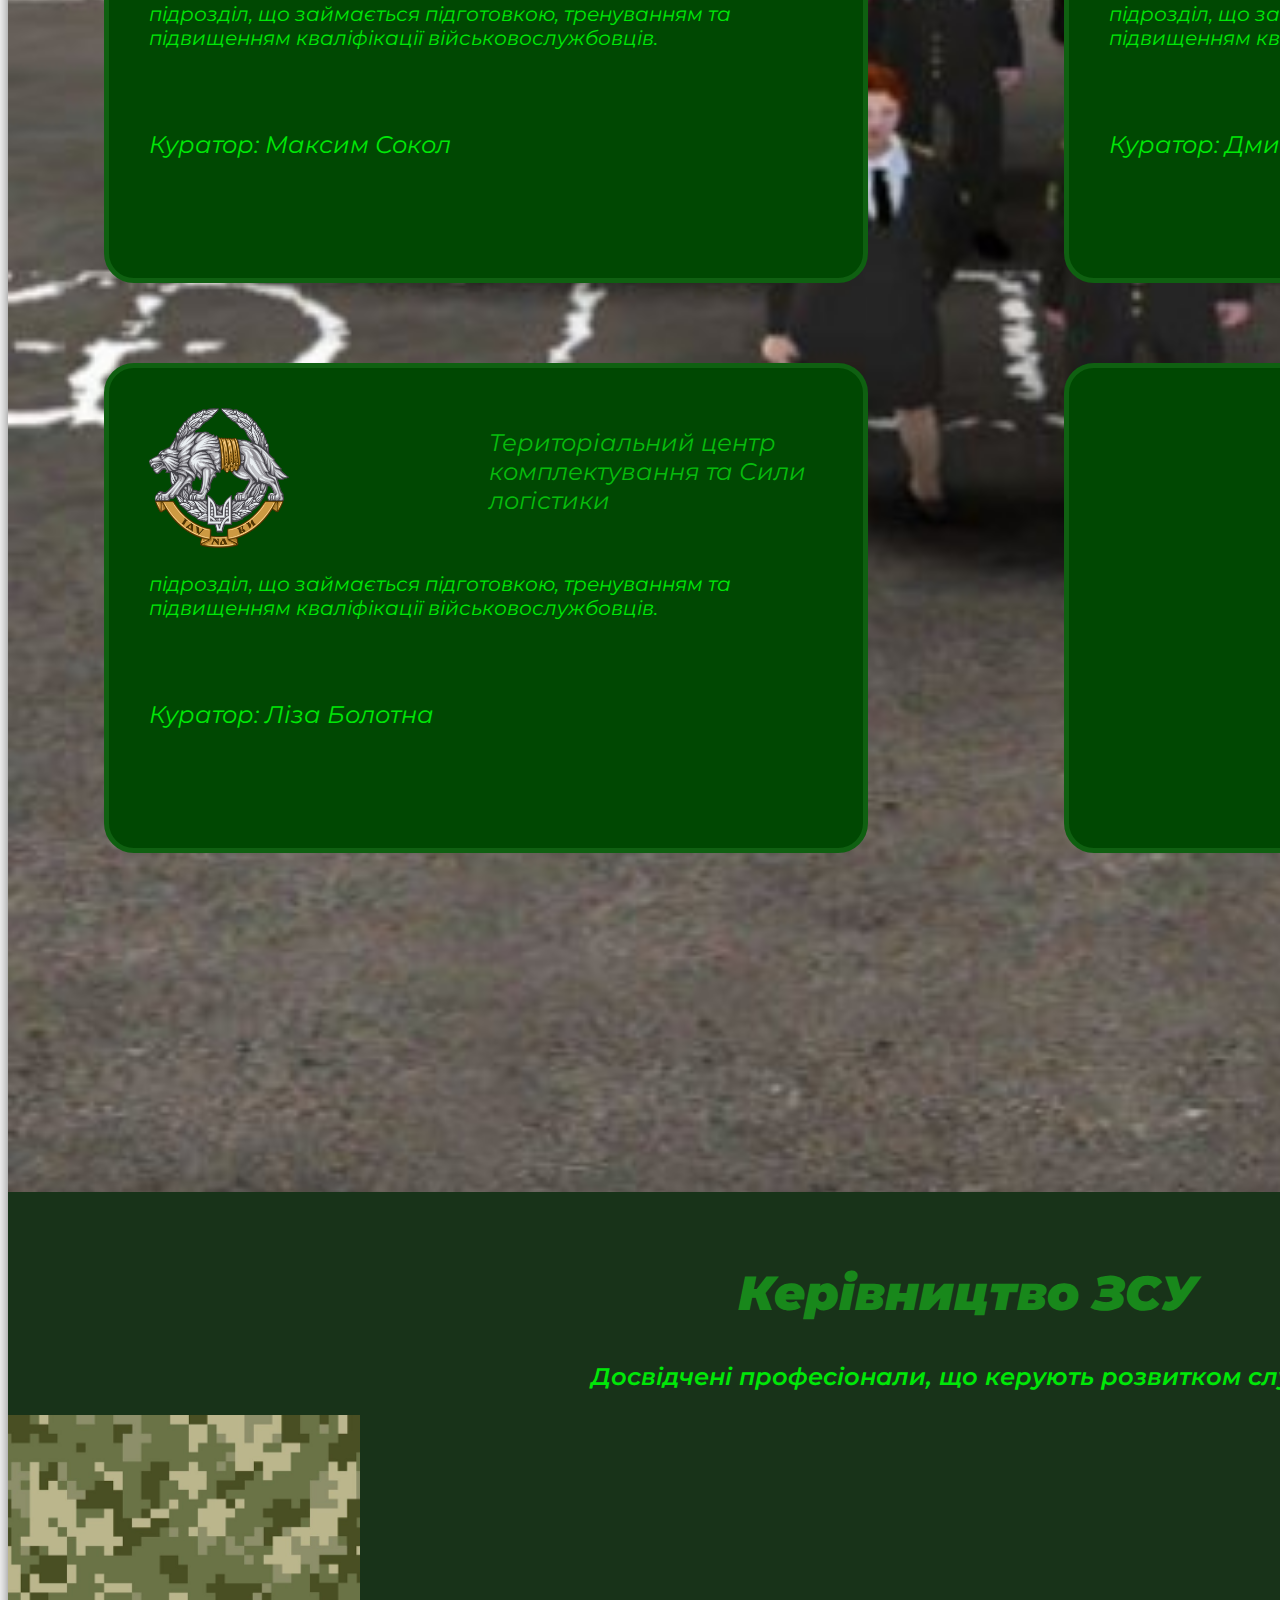
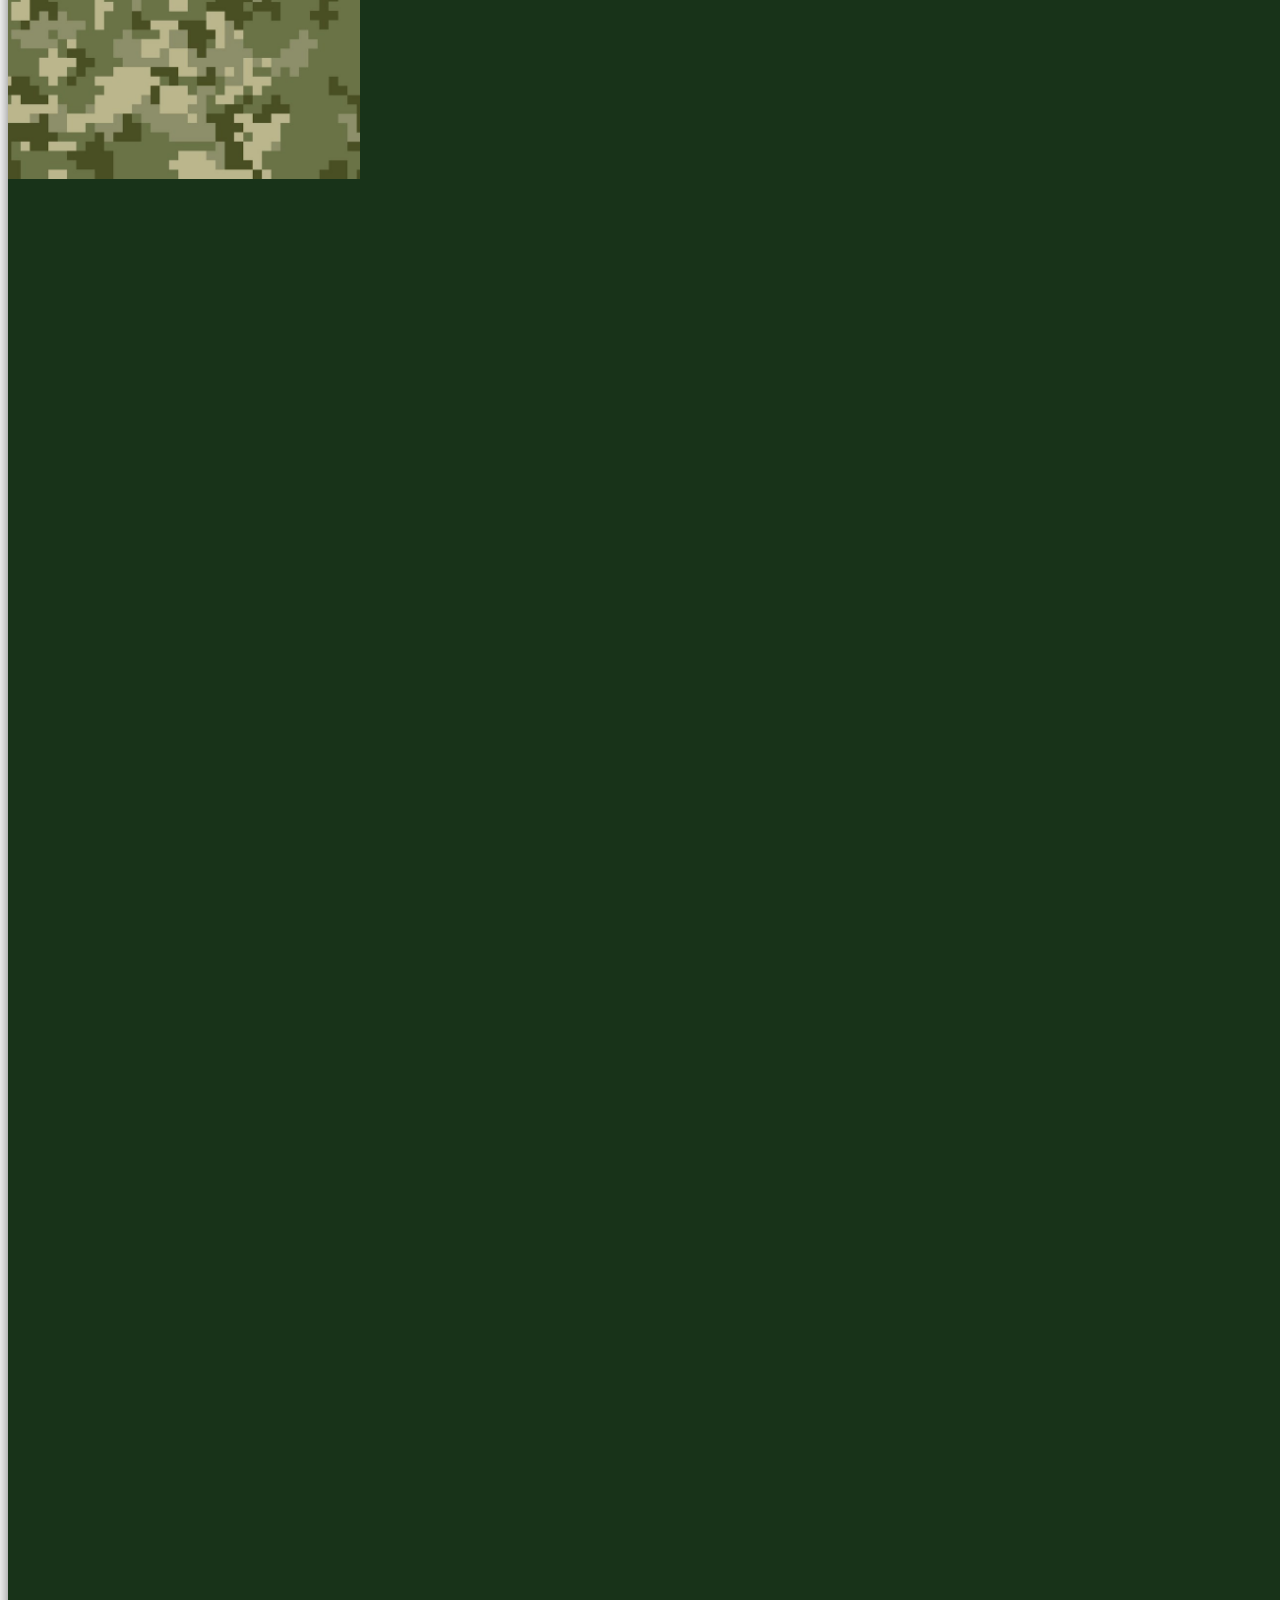
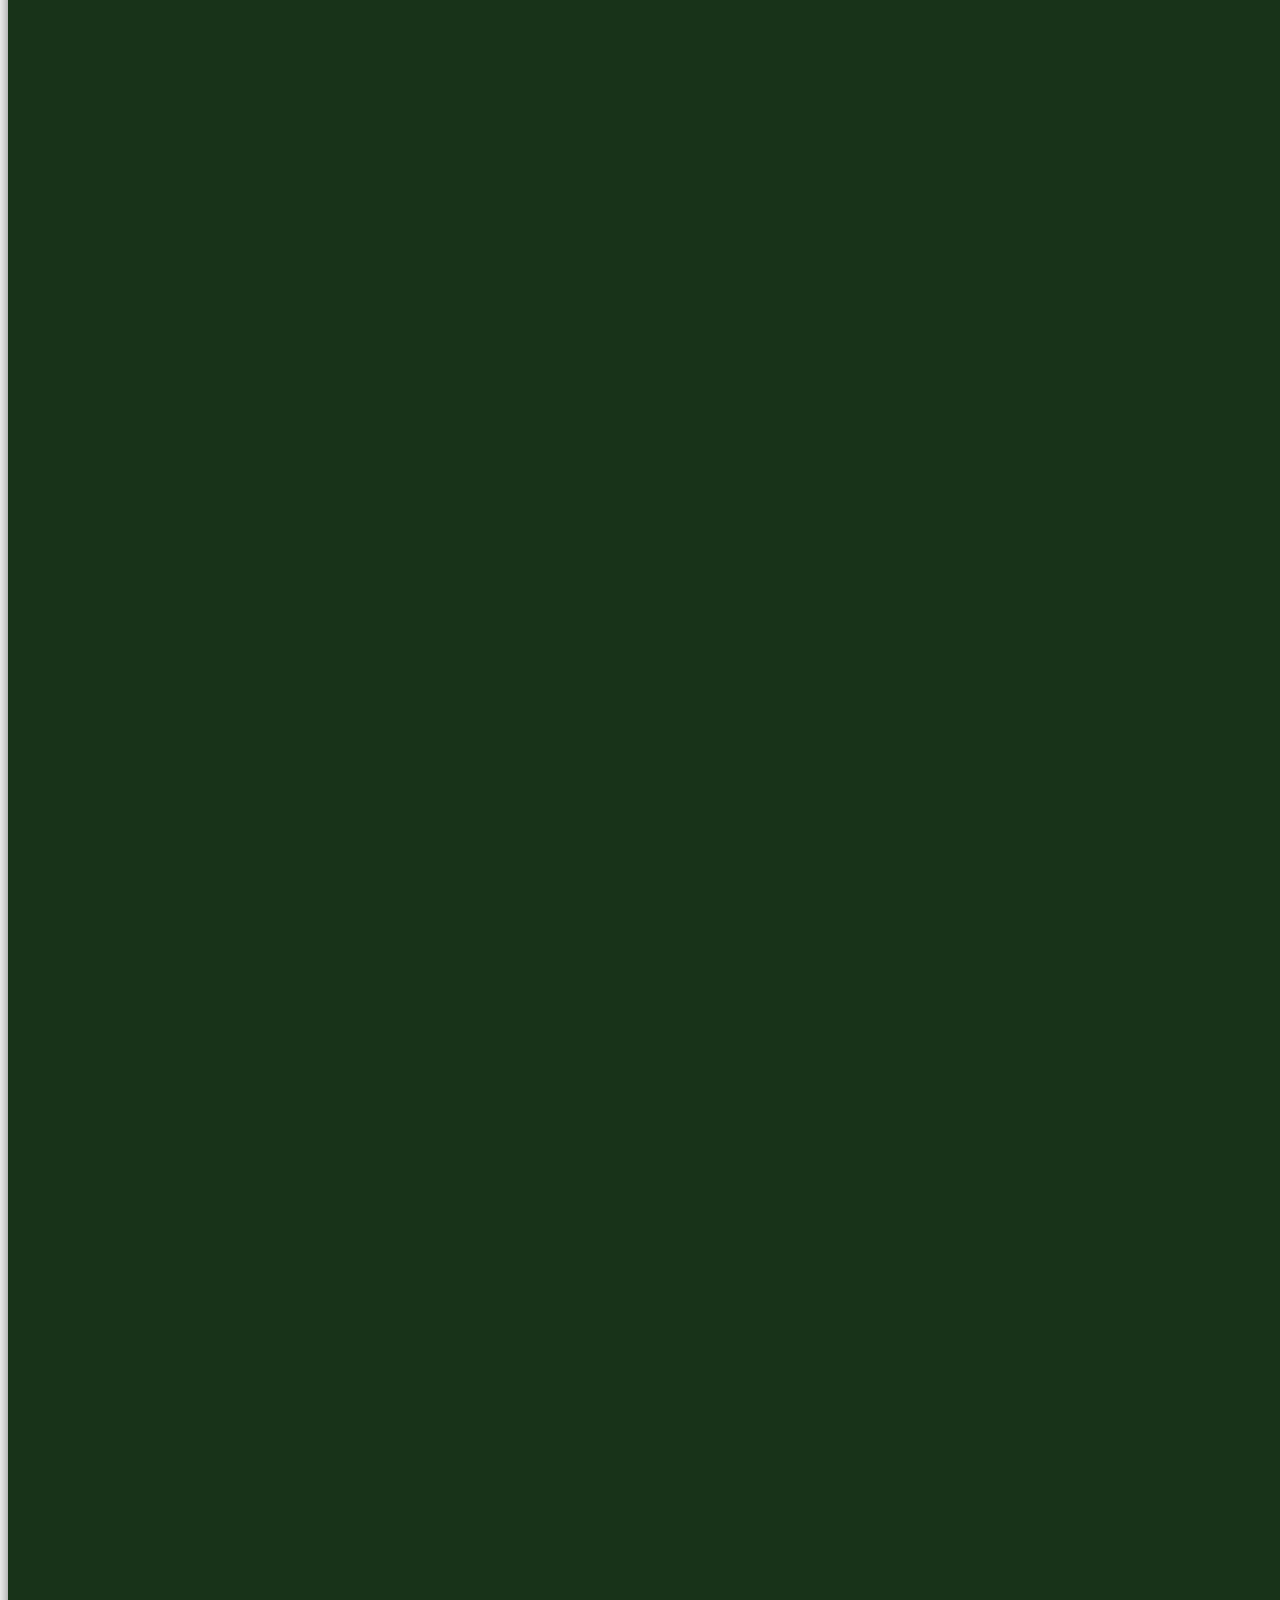
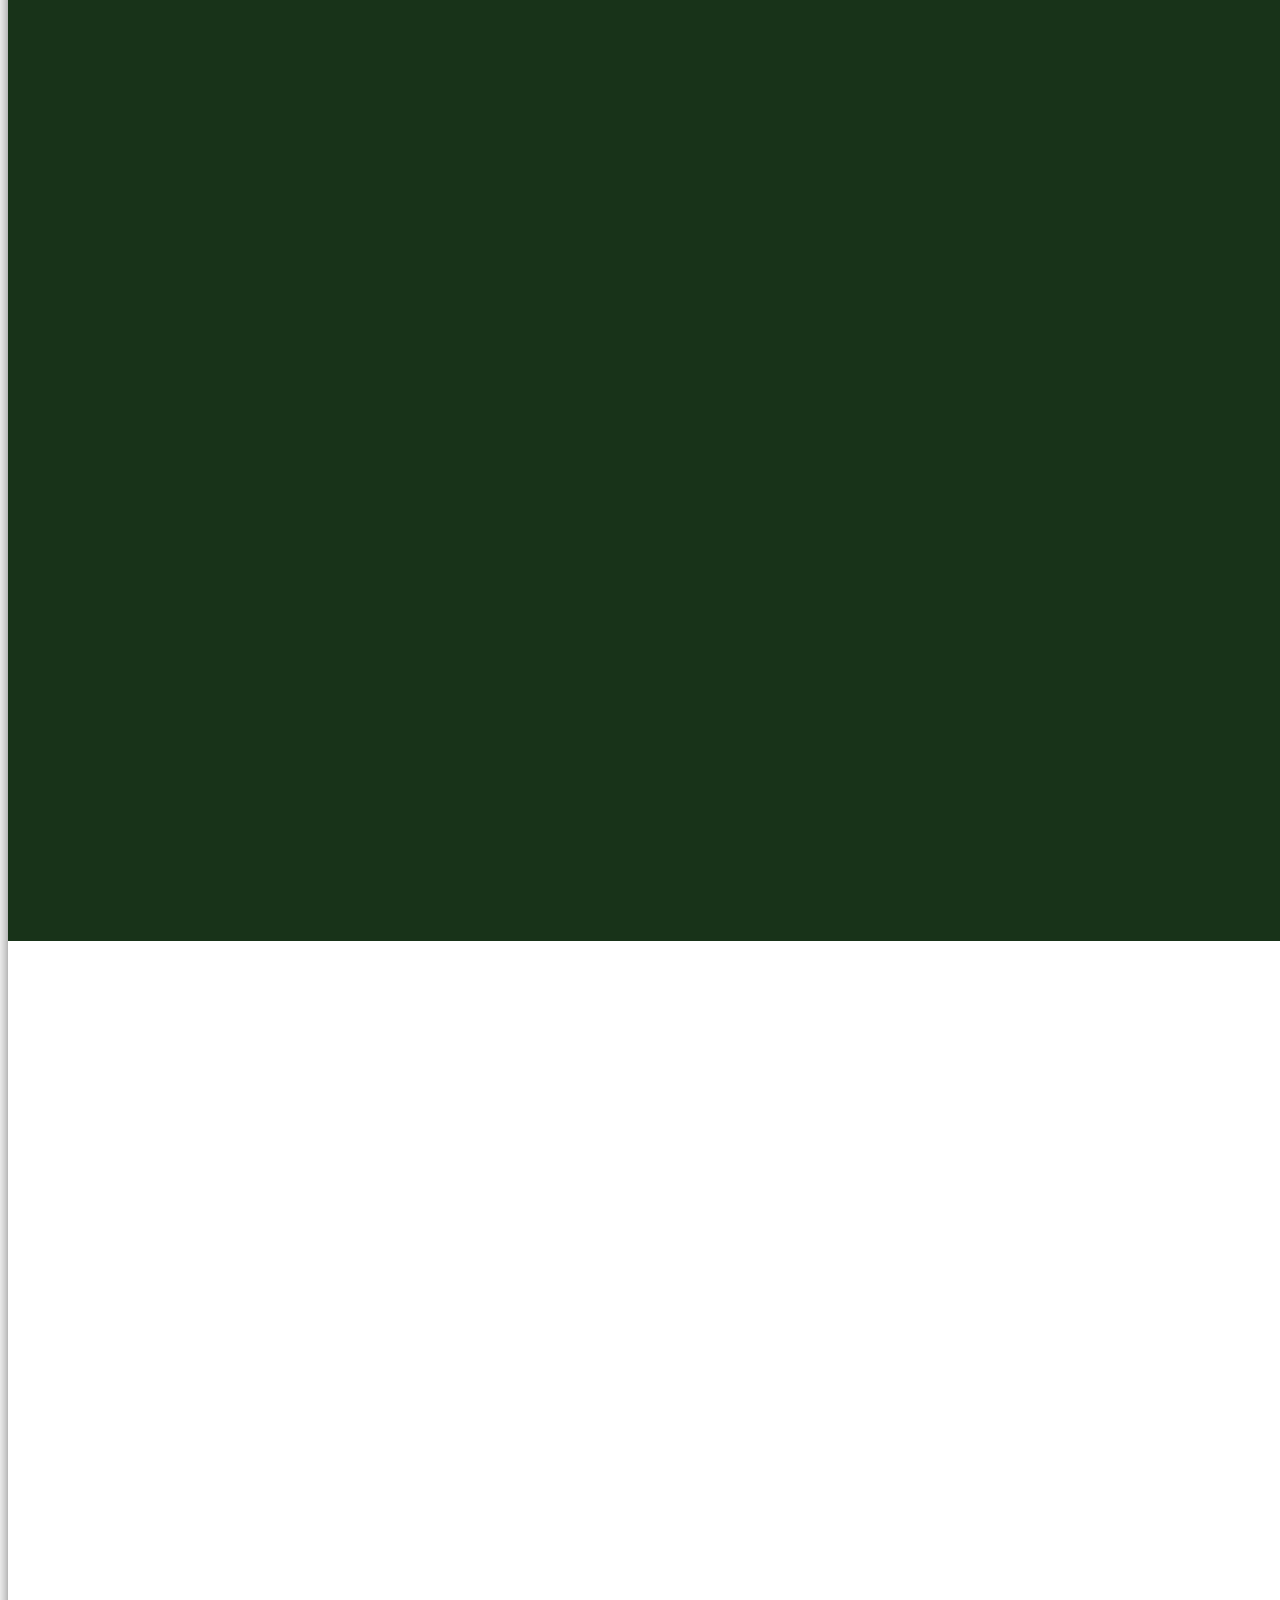
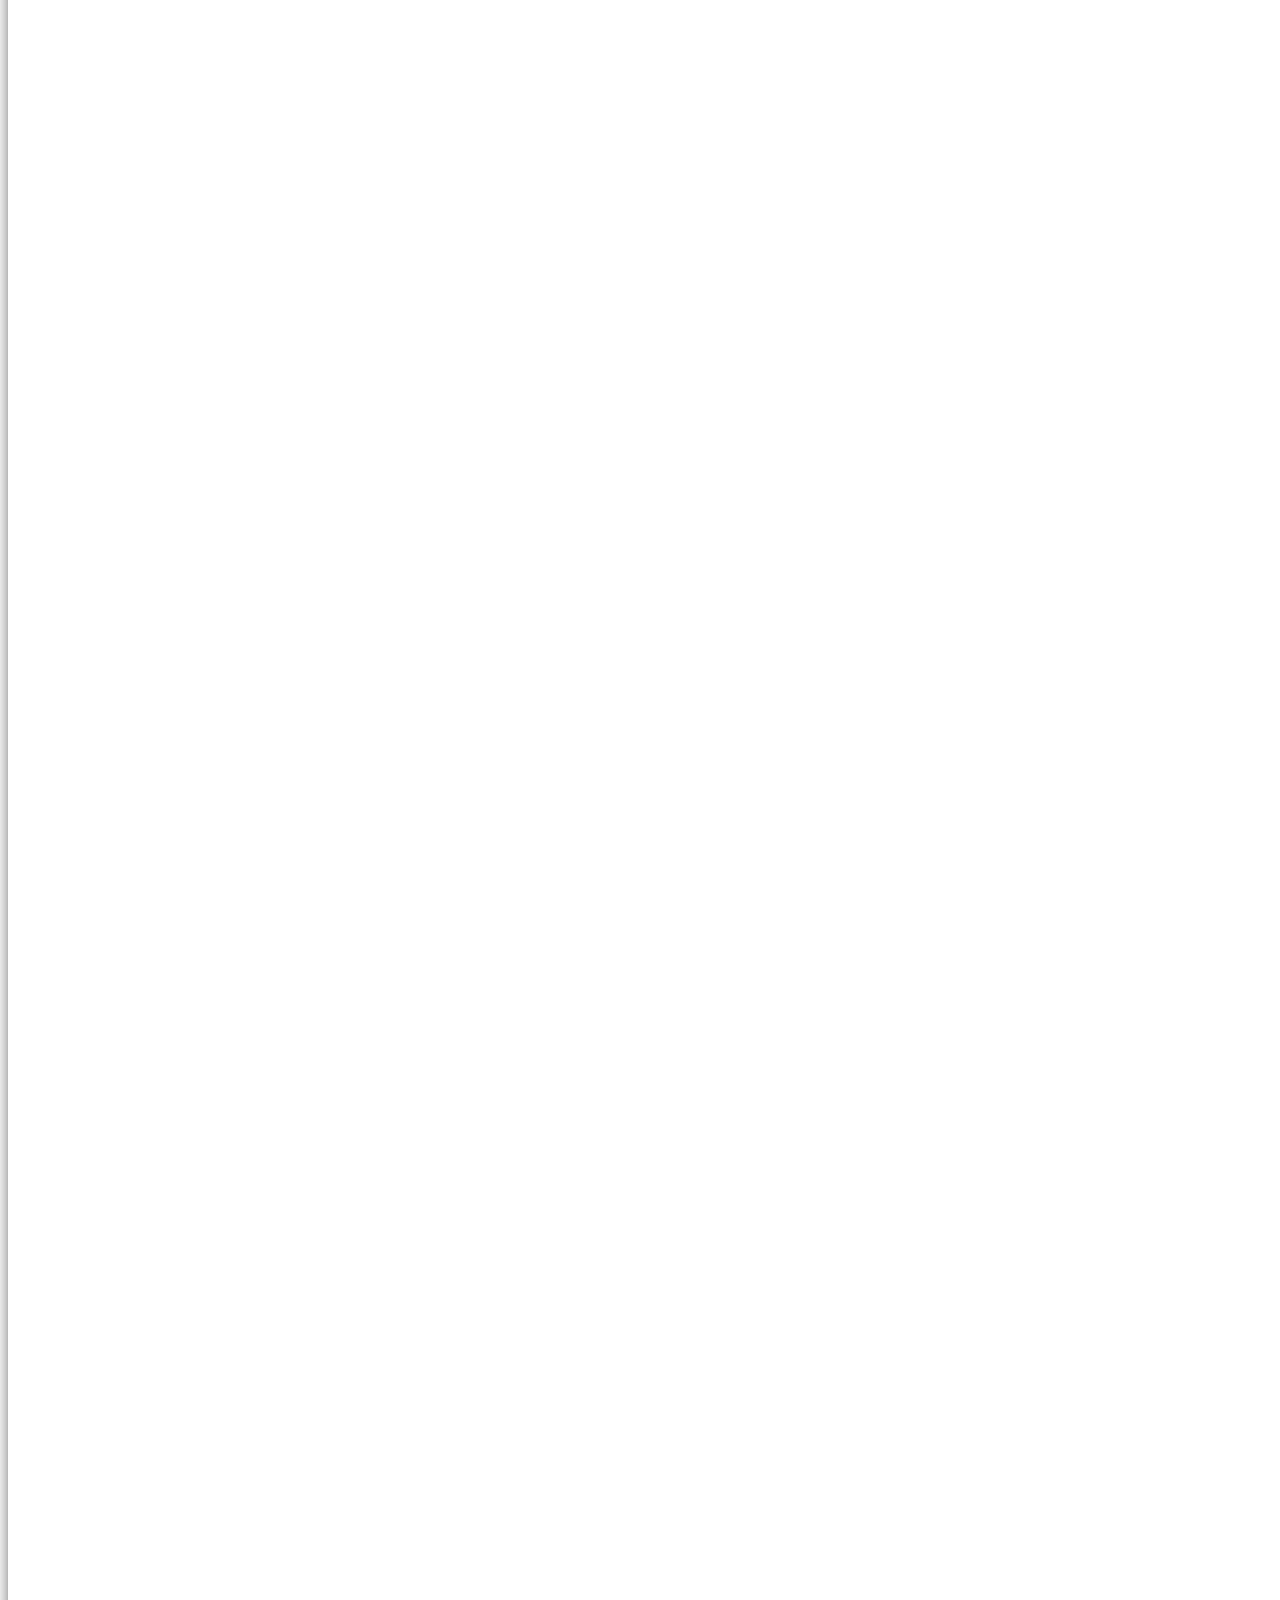
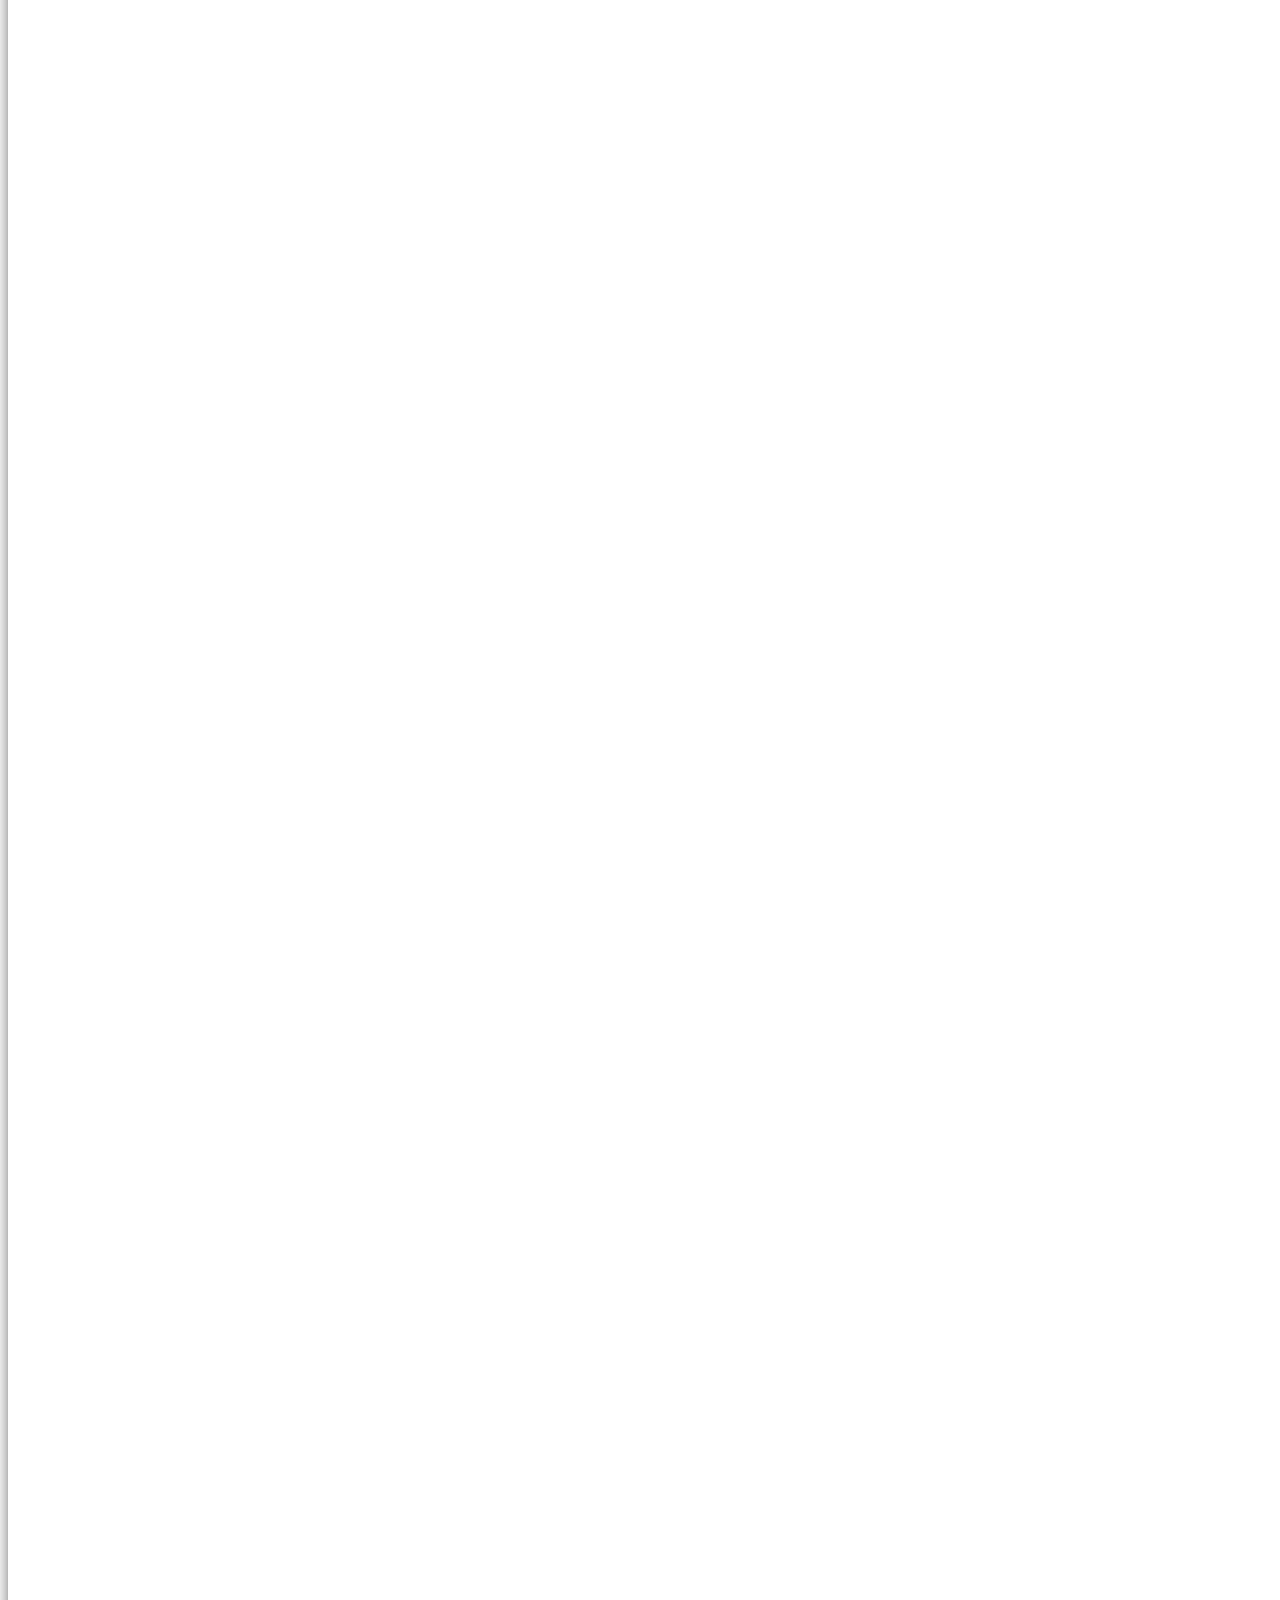
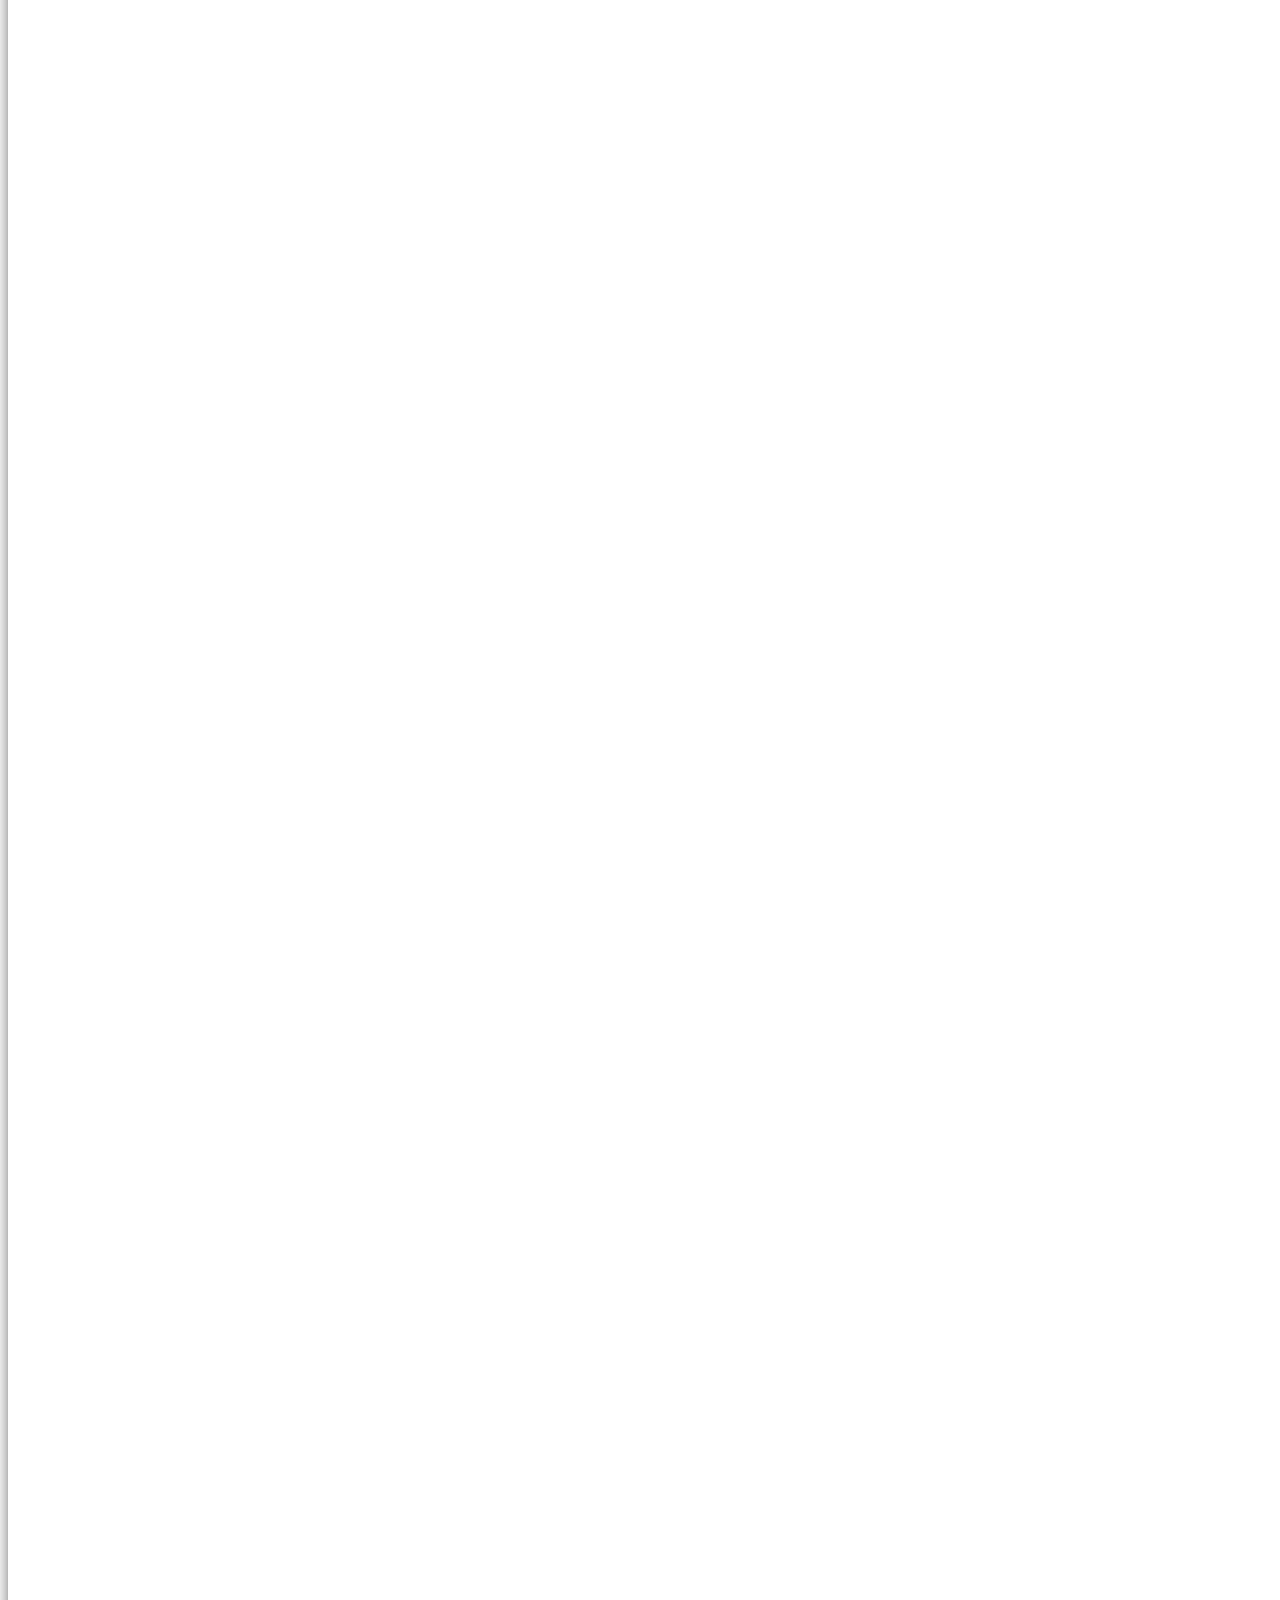
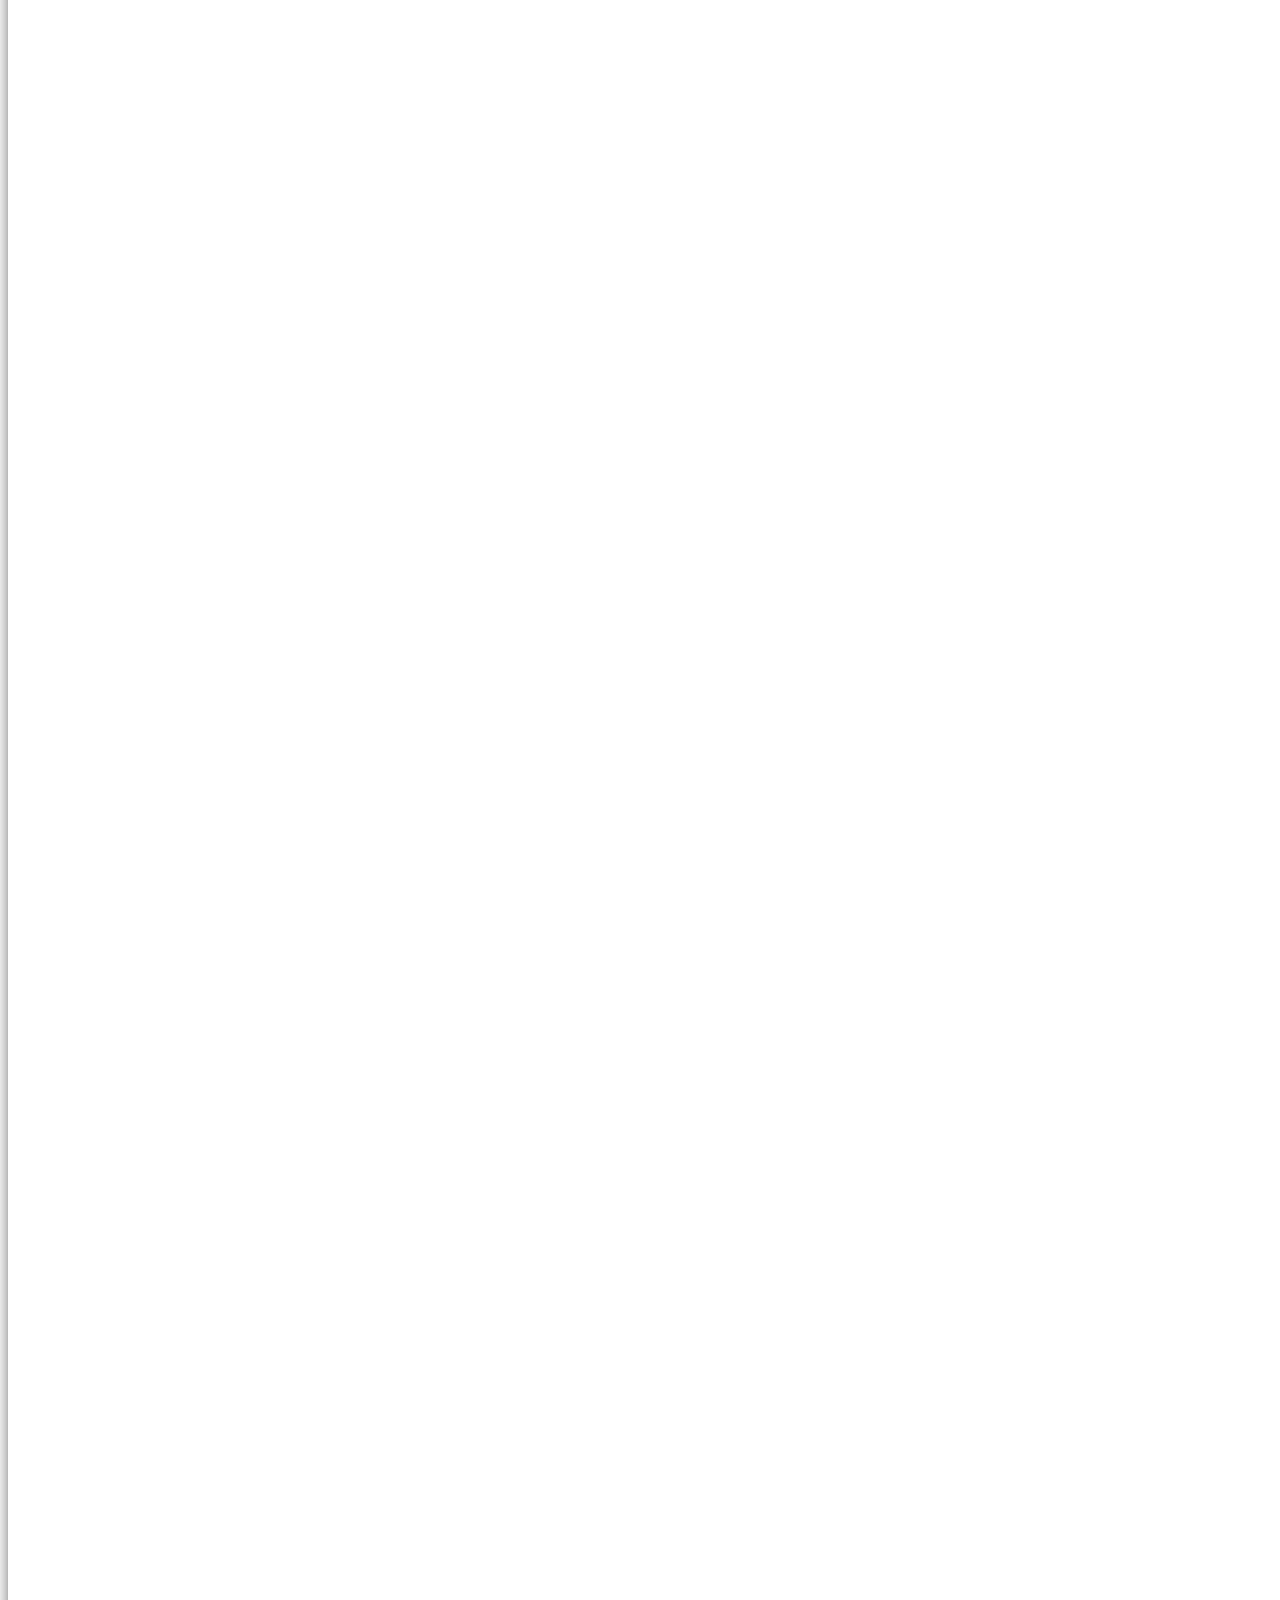
<file: zsy-05.html>
<!DOCTYPE html>
<html lang="en">
<head>
    <meta charset="UTF-8">
    <meta name="viewport" content="width=device-width, initial-scale=1.0">
    <title>ЗСУ 05</title>
    <link href="https://fonts.googleapis.com/css2?family=Montserrat:wght@700&display=swap" rel="stylesheet">    
    <link rel="stylesheet" href="css/style.css">
    

    <link rel="apple-touch-icon" sizes="180x180" href="fav/apple-touch-icon.png">
    <link rel="icon" type="image/png" sizes="32x32" href="fav/favicon-32x32.png">
    <link rel="icon" type="image/png" sizes="16x16" href="fav/favicon-16x16.png">
    <link rel="manifest" href="fav/site.webmanifest">
    <meta name="msapplication-TileColor" content="#da532c">
    <meta name="theme-color" content="#ffffff">
</head>
<body>
    
    <div class="main-container">

        <div class="header">
            <img src="img/zsy.png" class="header-img">

            <p class="header-text-zsy">ЗСУ</p>
            <p class="header-text-zsy-05">05</p>

            <ul class="header-ul">
                <li class="header-text-ul">Головна</li>
                <li class="header-text-ul">Про нас</li>
                <li class="header-text-ul">Підрозділи</li>
                <li class="header-text-ul">Керівництво</li>
                <li class="header-text-ul">Вимоги</li>
                <li class="header-text-ul">Звання</li>
                <li class="header-text-ul">Галерея</li>
            </ul>

        </div>

        <div class="golovna">

            <button class="golovna-btn">
                <img src="img/2actor.png" class="golovna-btn-img">
                <p class="golovna-btn-text">Офіційний сайт ЗСУ</p>
            </button>

            <h1 class="golovna-text">Збройні Сили України</h1>

            <h2 class="golovna-text-mel">Південа Україна</h2>

            <p class="golovna-text-text">Сучасна та професійна армія, що гарантує оборону держави, </br>
захищає свободу й безпеку громадян та стоїть на варті мирного майбутнього України.</p>

        </div>



        <div class="for-us">

            <h1 class="for_us_h1">Хто ми і чим займаємось</h1>

            <p class="for-us-text">Збройні Сили України — це сучасна армія,<br>
що поєднує військові традиції та інновації задля надійного захисту держави.</p>

<p class="for-us-mel">Збройні Сили України діє з метою підтримання безпеки, стабільності та обороноздатності.<br>
Ми керуємося принципами честі, дисципліни та військового обов’язку, забезпечуючи порядок у зоні нашої відповідальності.<br>
Наш особовий склад проходить регулярну підготовку, здійснює патрулювання, виконує оперативні завдання та реагує на <br>
будь-які загрози, що виникають на території Південної України.<br>
Збройні Сили України відкрита для новобранців, які готові приєднатися до служби, вдосконалювати свої навички та виконувати <br>
поставлені завдання на найвищому рівні.</p>



        </div>



        <div class="pidrozdil">

            <h1 class="pidrozdil-h1">Підрозділи Збройних Сил України</h1>

            <p class="pidrozdil-text">Спеціалізовані підрозділи для ефективного виконання завдань</p>

            <div class="pidrozdil-glav">
                
                <div class="pidrozdil-card">
                    <div class="pidrozdil-card-img-text">
                        <img class="pidrozdil-card-img" src="img/nk.png">
                        <p class="pidrozdil-card-text">Навчальний корпус</p>

                    </div>

                    <p class="pidrozdil-card-text-two">підрозділ, що займається підготовкою, тренуванням та <br>
підвищенням кваліфікації військовослужбовців.</p>

                        <p class="pidrozdil-card-kyr">Куратор: Марина Сластіон</p>
                </div>



                                <div class="pidrozdil-card">
                    <div class="pidrozdil-card-img-text">
                        <img class="pidrozdil-card-img" src="img/ngy.png">
                        <p class="pidrozdil-card-text">Національна Гвардія України</p>

                    </div>

                    <p class="pidrozdil-card-text-two">підрозділ, що займається підготовкою, тренуванням та <br>
підвищенням кваліфікації військовослужбовців.</p>

                        <p class="pidrozdil-card-kyr">Куратор: Паша Цвентух</p>
                </div>
            </div>


            <div class="pidrozdil-glav">
                
                <div class="pidrozdil-card">
                    <div class="pidrozdil-card-img-text">
                        <img class="pidrozdil-card-img" src="img/sso.png">
                        <p class="pidrozdil-card-text">Сили Спеціальних операцій</p>

                    </div>

                    <p class="pidrozdil-card-text-two">підрозділ, що займається підготовкою, тренуванням та<br> 
підвищенням кваліфікації військовослужбовців.</p>

                        <p class="pidrozdil-card-kyr">Куратор: Максим Сокол</p>
                </div>



                                <div class="pidrozdil-card">
                    <div class="pidrozdil-card-img-text">
                        <img class="pidrozdil-card-img" src="img/dshv.png">
                        <p class="pidrozdil-card-text">Десантно-штурмові війська</p>

                    </div>

                    <p class="pidrozdil-card-text-two">підрозділ, що займається підготовкою, тренуванням та <br>
підвищенням кваліфікації військовослужбовців.</p>

                        <p class="pidrozdil-card-kyr">Куратор: Дмитро Заруба</p>
                </div>
            </div>

            <div class="pidrozdil-glav">
                
                <div class="pidrozdil-card">
                    <div class="pidrozdil-card-img-text">
                        <img class="pidrozdil-card-img" src="img/sso.png">
                        <p class="pidrozdil-card-text">Територіальний центр комплектування та Сили логістики</p>

                    </div>

                    <p class="pidrozdil-card-text-two">підрозділ, що займається підготовкою, тренуванням та <br>
підвищенням кваліфікації військовослужбовців.</p>

                        <p class="pidrozdil-card-kyr">Куратор: Ліза Болотна</p>
                </div>



                                <div class="pidrozdil-card">
                    <div class="pidrozdil-card-img-text">
                         
                        <p class="pidrozdil-card-text"></p>

                    </div>

                    <p class="pidrozdil-card-text-two"></p>

                        <p class="pidrozdil-card-kyr"></p>
                </div>
            </div>



        </div>



        <div class="Kerivnitstvo">

            <h1 class="for_us_h1">Керівництво ЗСУ</h1>

            <p class="for-us-text">Досвідчені професіонали, що керують розвитком служби</p>

            <div class="Kerivnitstvo-card-glav">
                <div class="Kerivnitstvo-card">
                    <img>
                    <p class="Kerivnitstvo-h1"></p>
                    <p class="Kerivnitstvo-p"></p>
                </div>
            </div>


        </div>



        <div class="vumoga">

        </div>



        <div class="zvanna">

        </div>



        <div class="galerea">

        </div>


        

    </div>




</body>
</html>
</file>
<file: css/style.css>
body{
    font-family: 'Montserrat';
    background-color: white;
}

.main-container{
    width: 1920px;
    background-color: white;
    margin: 40px auto;
    height: auto;
    box-shadow: 6px 6px 20px rgba(0, 0, 0, 1);
}

.header{
    height: 160px;
    display:flex;
    flex-direction: row;
    background-color: #183319;
}

.header-img{
    height: 120px;
    width: 120px;
    margin-top: 20px;
    margin-left: 20px;
}

.header-text-zsy{
    width: 99px;
    height: 56px;
    margin-left: 24px;
    font-size: 48px;
    font-weight: 900;
    line-height: normal;
    font-style: italic;
    color: #18881B;
}

.header-text-zsy-05{
    width: 99px;
    height: 56px;
    margin-left: 12px;
    font-size: 48px;
    font-weight: 900;
    line-height: normal;
    font-style: italic;
    color: #C71BBB;
}

.header-ul{
    display:flex;
    flex-direction: row;
    margin-left: 200px;
    margin-top: 66px;
    list-style: none;
}

.header-text-ul{
    color: #fff;
    font-size: 24px;
    margin-right: 60px;
}

.golovna {
    height: 1100px;
    background-image: url(img/glav.jpg);
    background-size: cover;
    background-position: center;
    position: relative;
    overflow: hidden;
    padding-top: 200px; /* ← смещение вниз всех элементов */
}

.golovna-btn {
    margin-top: 0; /* ← убираем коллапсирующий отступ */
}


.golovna-btn{
    display: flex;
    flex-direction: row;
    width: 500px;
    height: 88px;
    border-radius: 30px;
    background-color: #18881B;
    border-color: #0F6011;
    border-width: 3px;
    border-style: solid;
    margin-left: 710px;
    margin-top: 0;
}

.golovna-btn-img{
    height: 60px;
    width: 60px;
    margin-top: 14px;
    margin-left: 30px;
}

.golovna-btn-text{
    font-family: 'Montserrat';
    color: #fff;
    font-size: 24px;
    margin-left: 32px;
    margin-top: 24px;
}

.golovna-text{
    font-family: 'Montserrat';
    color: #18881B;
    font-size: 48px;
    text-align: center;
    margin-top: 70px;
    font-weight: 900;
}

.golovna-text-mel{
    font-family: 'Montserrat';
    color: #C71BBB;
    font-size: 48px;
    text-align: center;
    margin-top: 70px;
    font-weight: 600;
}

.golovna-text-text{
    font-family: 'Montserrat';
    color: #fff;
    font-size: 24px;
    margin-top: 456px;
    font-weight: 600;
    text-align: center;
}


.golovna-btn{
    display: flex;
    flex-direction: row;
    width: 500px;
    height: 88px;
    border-radius: 30px;
    background-color: #18881B;
    border-color: #0F6011;
    border-width: 3px;
    border-style: solid;
    margin-left: 710px;
    margin-top: 0;
}

.golovna-btn-img{
    height: 60px;
    width: 60px;
    margin-top: 14px;
    margin-left: 30px;
}

.golovna-btn-text{
    font-family: 'Montserrat';
    color: #fff;
    font-size: 24px;
    margin-left: 32px;
    margin-top: 24px;
}

/* Затемняем фон */
.golovna::before {
    content: "";
    position: absolute;
    top: 0;
    left: 0;
    width: 100%;
    height: 100%;
    background: rgba(0, 0, 0, 0.4); /* 40% затемнение */
    z-index: 1;
}

/* Делаем контент ярким поверх затемнения */
.golovna > * {
    position: relative;
    z-index: 2;
}






.for-us{
    height: 700px;
    background-color: #183319;
    margin-top: -40px;

}

.for_us_h1{
    font-family: 'Montserrat';
    color: #18881B;
    font-size: 48px;
    text-align: center;
    font-weight: 900;
    line-height: normal;
    font-style: italic;
    padding-top: 80px;
}

.for-us-text{
    font-family: 'Montserrat';
    color: #00E808;
    font-size: 24px;
    text-align: center;
    font-weight: 600;
    line-height: normal;
    font-style: italic;
    margin-top: 40px;
}

.for-us-mel{
    font-family: 'Montserrat';
    color: #fff;
    font-size: 24px;
    text-align: left;
    font-weight: 600;
    line-height: normal;
    font-style: italic;
    margin-top: 200px;
    margin-left: 160px;
}




.pidrozdil{
    height: 2200px;
    background-image: url(img/plats.jpg);
    background-size: cover;
    background-position: center;
    position: relative;
    overflow: hidden;
}

.pidrozdil-h1{
    font-family: 'Montserrat';
    color: #18881B;
    font-size: 48px;
    text-align: center;
    font-weight: 900;
    line-height: normal;
    font-style: italic;

}

.pidrozdil-text{
    font-family: 'Montserrat';
    color: #00E808;
    font-size: 24px;
    text-align: center;
    font-weight: 600;
    line-height: normal;
    font-style: italic;
}

.pidrozdil-glav{
    flex-direction: row;
    display: flex;
    margin-top: 80px;
}

.pidrozdil-card{
    width: 800px;
    height: 480px;
    background-color: #004802;
    border-radius: 30px;
    border-color: #0F6011;
    border-width: 5px;
    border-style: solid;
    margin-left: 96px;
    margin-right: 100px;

}

.pidrozdil-card-img-text{
    flex-direction: row;
    display: flex;
}

.pidrozdil-card-img{
    width: 140px;
    height: 140px;
    margin-left: 40px;
    margin-top: 40px;
}

.pidrozdil-card-text{
    font-size: 24px;
    color: #07BC0D;
    margin-left: 200px;
    margin-top: 60px;
    line-height: normal;
    font-style: italic;
}

.pidrozdil-card-text-two{
    font-size: 20px;
    color: #00E808;
    margin-left: 40px;
    margin-top: 24px;
    line-height: normal;
    font-style: italic;
}

.pidrozdil-card-kyr{
    font-size: 24px;
    color: #00E808;
    margin-left: 40px;
    margin-top: 80px;
    line-height: normal;
    font-style: italic;
}





.Kerivnitstvo{
    height: 4557px;
    background-color: #183319;
    margin-top: -40px;
}

.Kerivnitstvo-card{
    width: 352px;
    height: 364px;
    background-image: url(img/piksel.png);
    background-size: cover;
    background-position: center;
    position: relative;
    overflow: hidden;
}






.vumoga{
    height: 5726px;
}

.zvanna{
    height: 7327px;

}

.galerea{
    height: 8668px;

}
</file>
